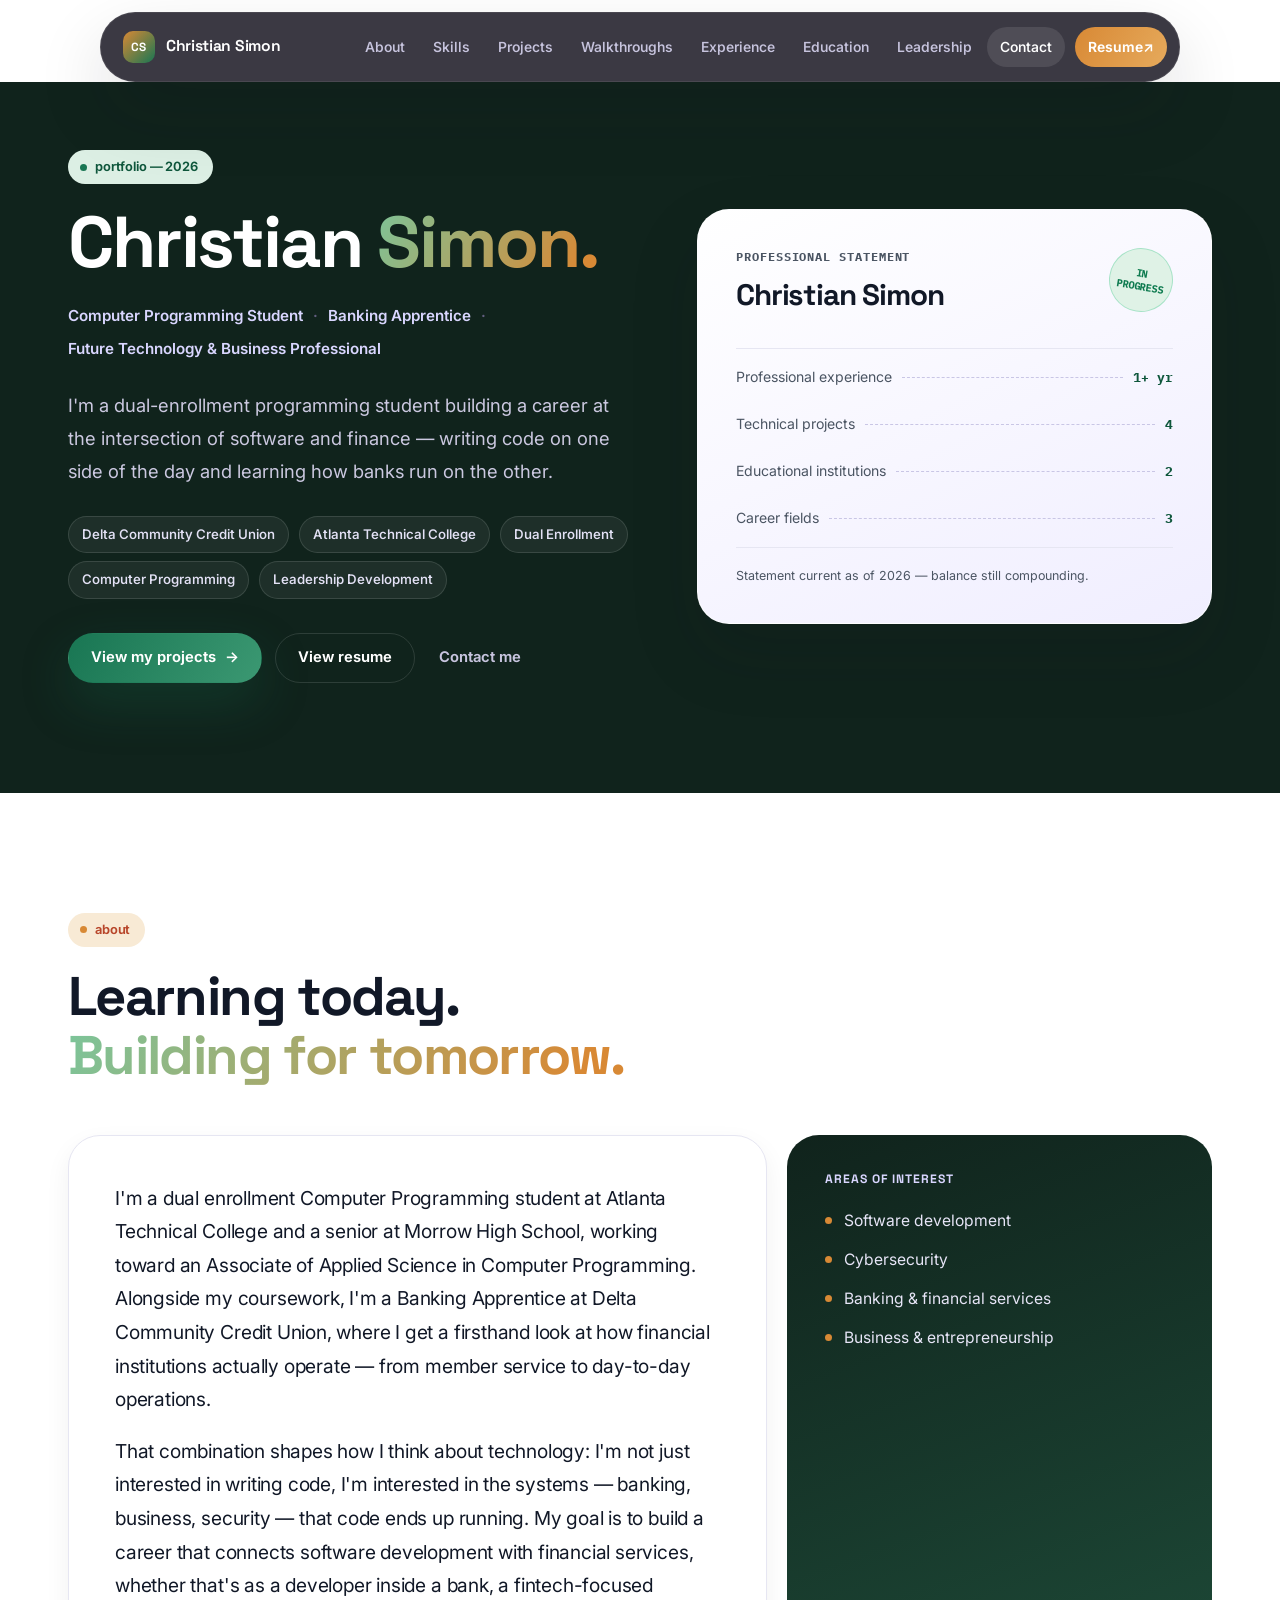
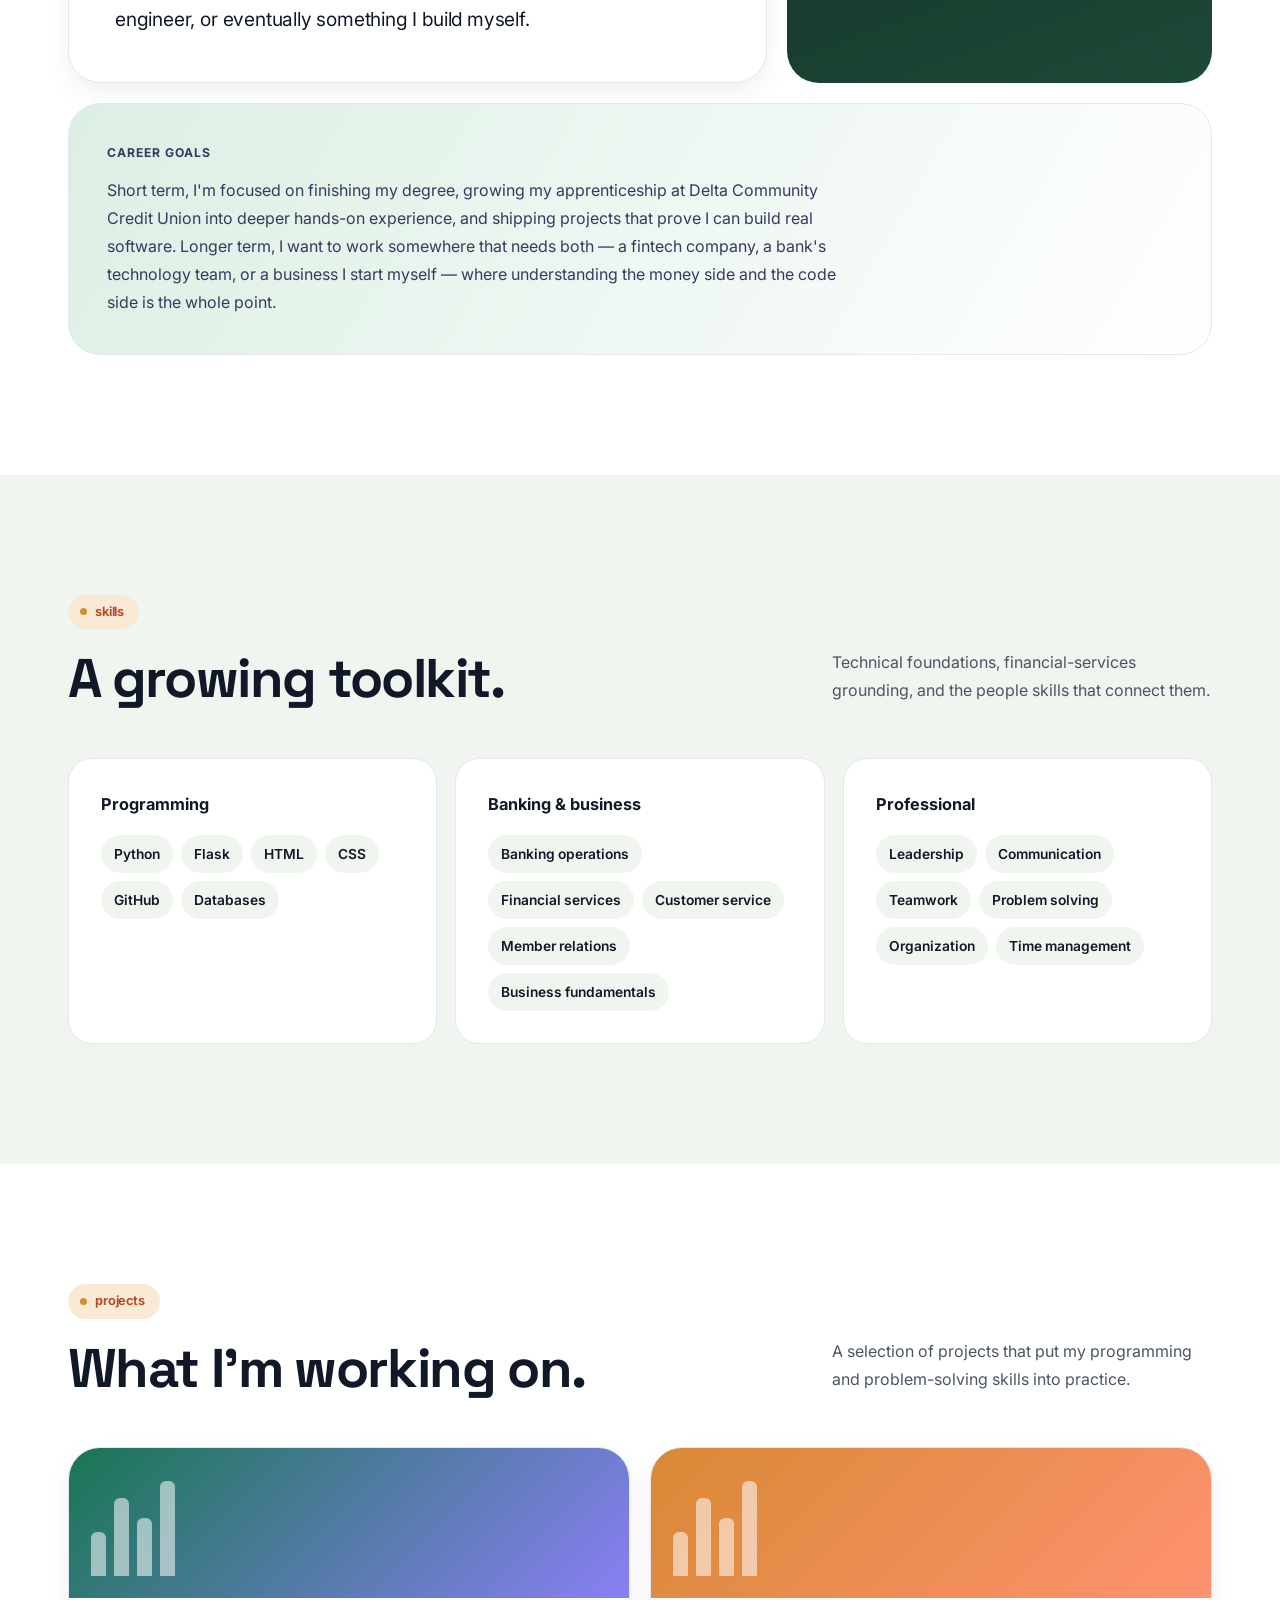
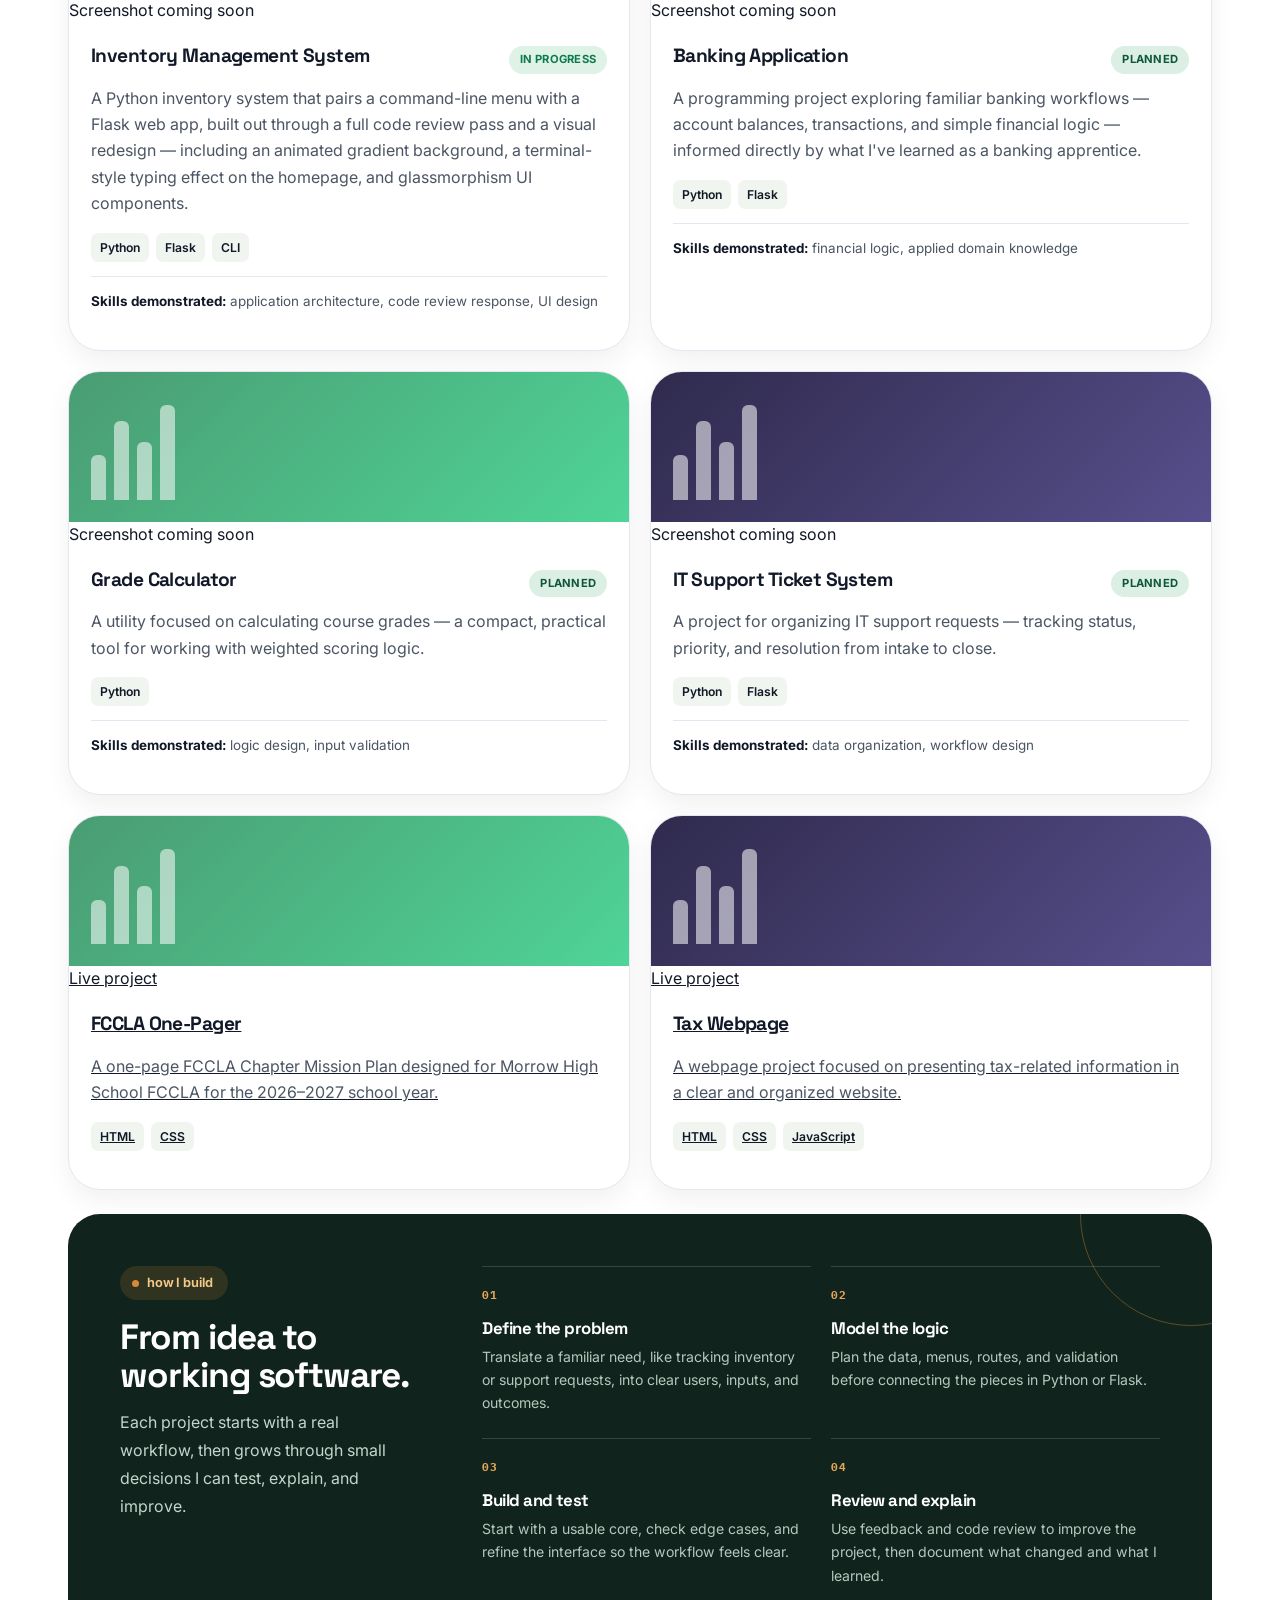
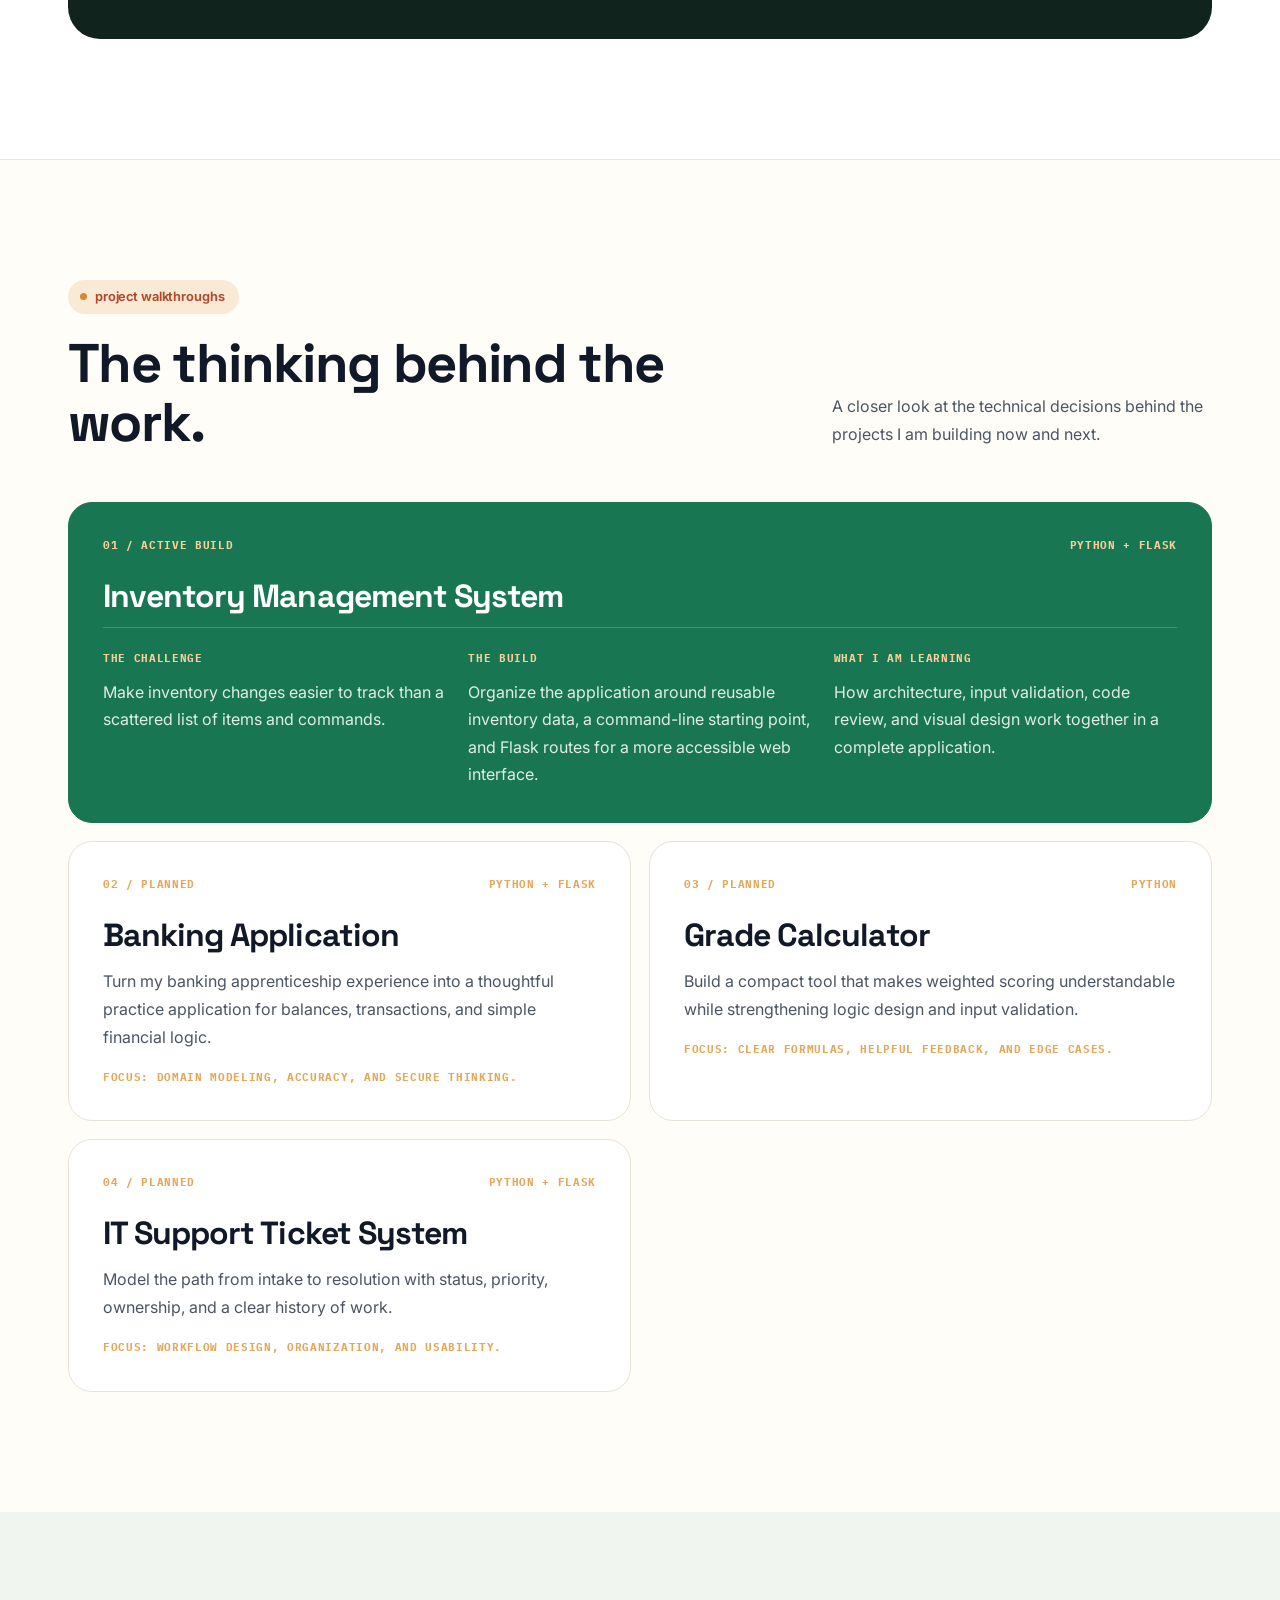
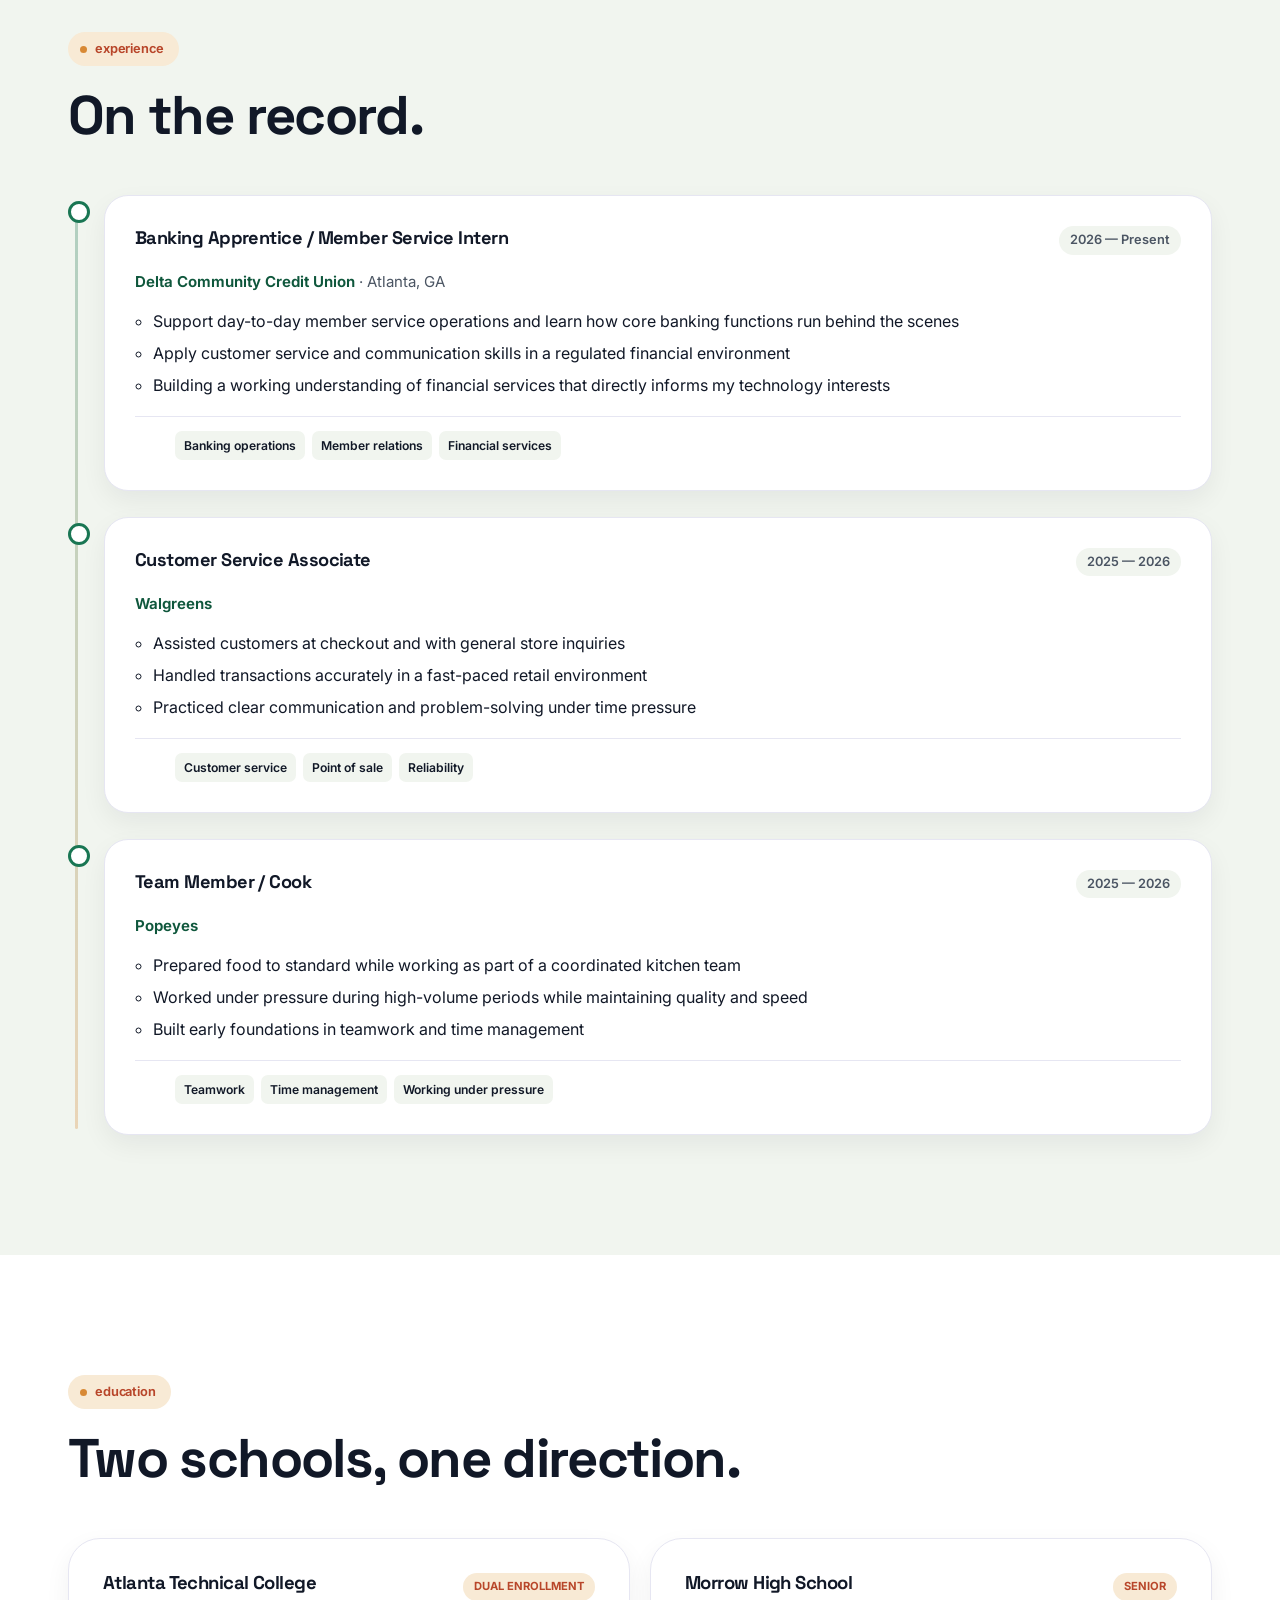
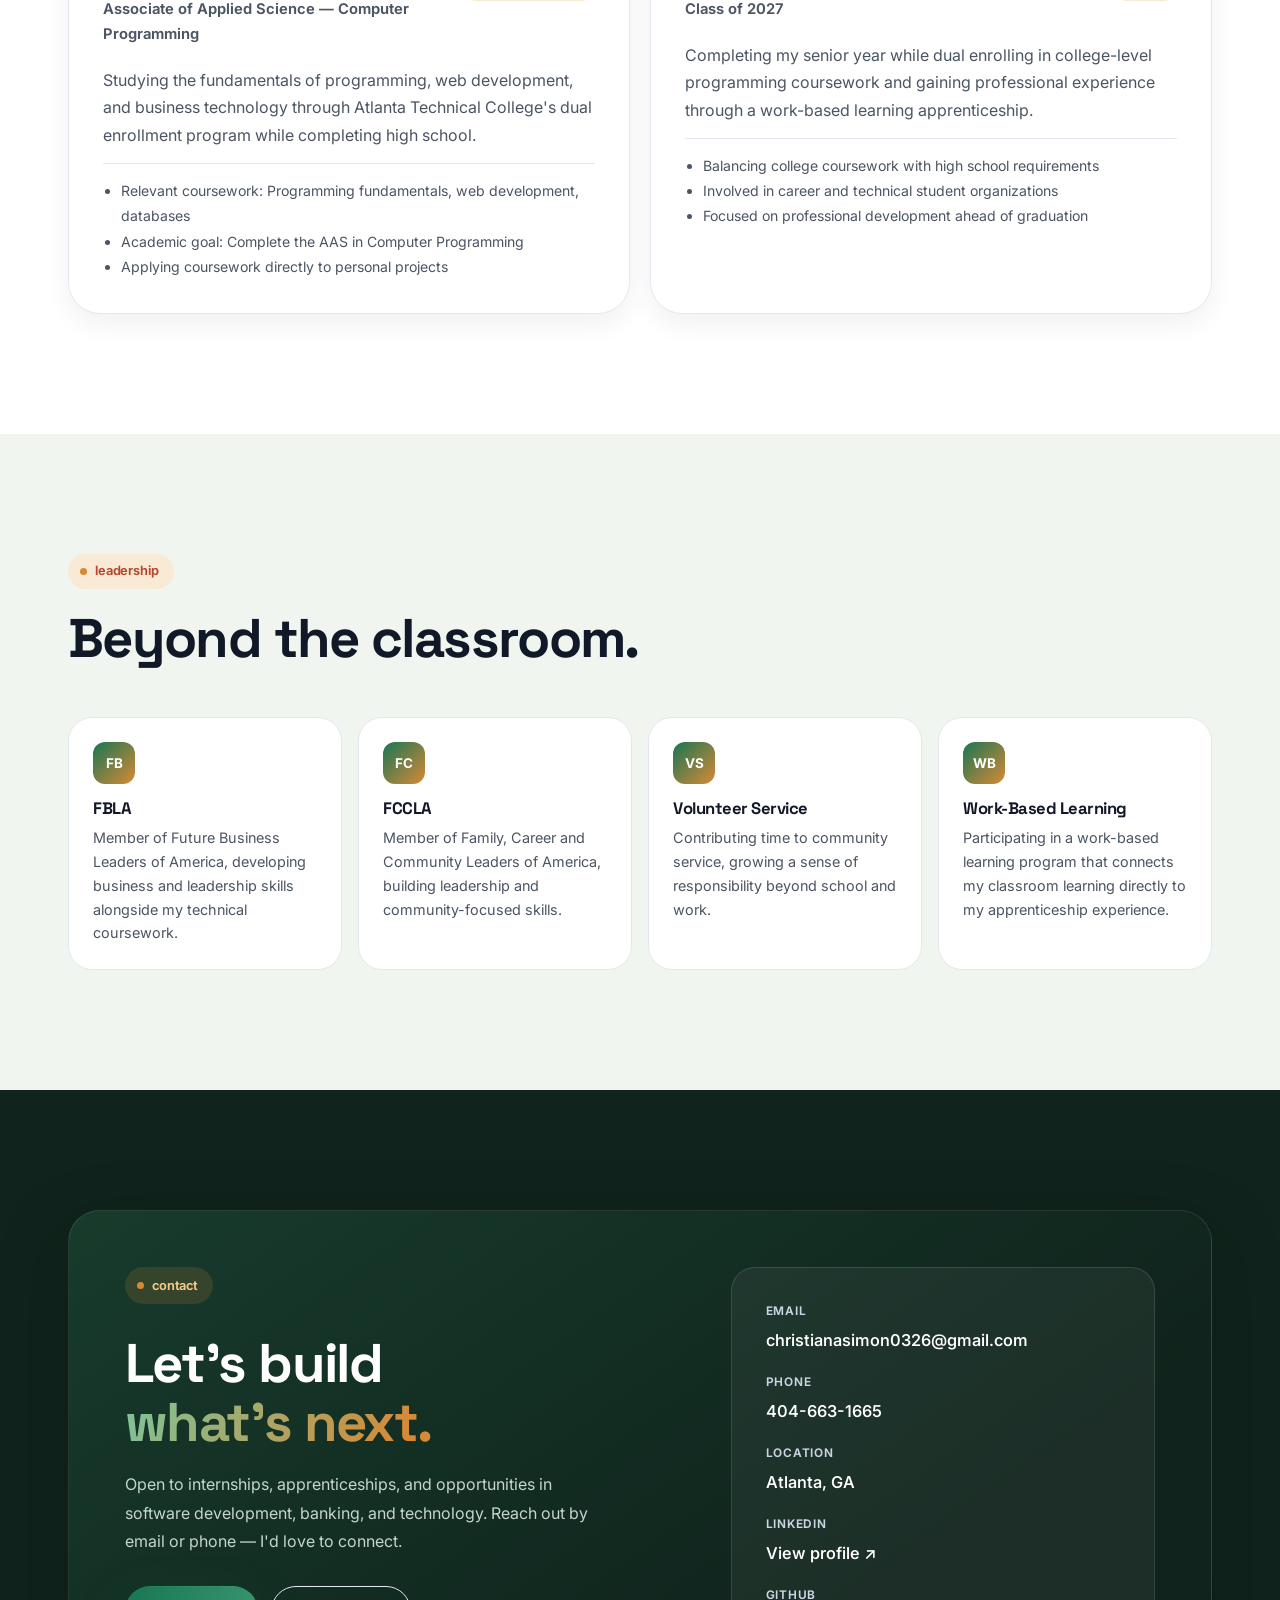
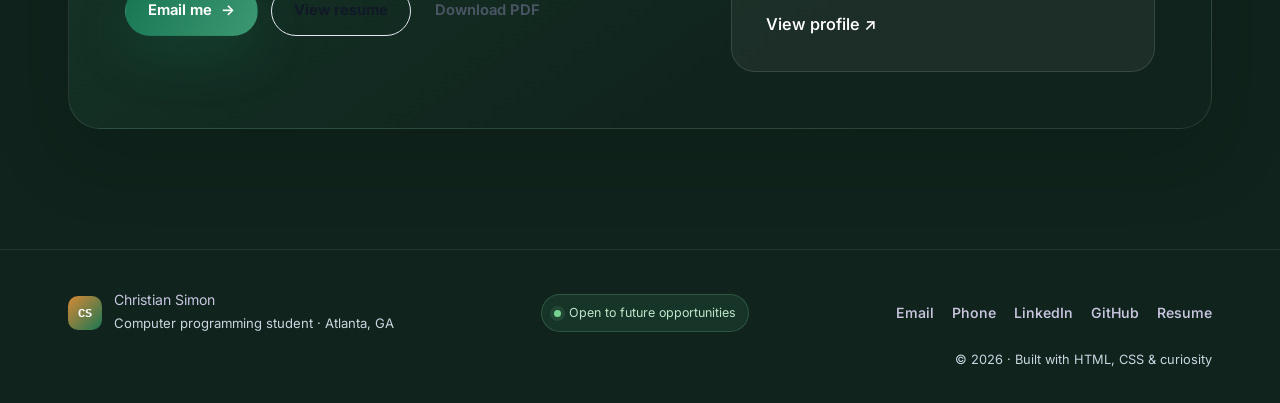
<file: index.html>
<!DOCTYPE html>
<html lang="en">

<head>
    <meta charset="UTF-8">
    <meta name="viewport" content="width=device-width, initial-scale=1.0">
    <meta name="description"
        content="The portfolio of Christian Simon — computer programming student, banking apprentice, and future technology & business professional.">
    <meta name="theme-color" content="#0f1b14">
    <title>Christian Simon | Portfolio</title>

    <link rel="preconnect" href="https://fonts.googleapis.com">
    <link rel="preconnect" href="https://fonts.gstatic.com" crossorigin>
    <link
        href="https://fonts.googleapis.com/css2?family=Space+Grotesk:wght@500;600;700&family=Inter:wght@400;500;600;700&family=IBM+Plex+Mono:wght@500;600;700&display=swap"
        rel="stylesheet">

    <link rel="stylesheet" href="style.css">
    <script src="script.js" defer></script>
</head>

<body>
    <a class="skip-link" href="#main-content">Skip to content</a>

    <nav class="site-nav" aria-label="Main navigation" id="site-nav">
        <div class="nav-inner">
            <a class="nav-brand" href="#home" aria-label="Christian Simon — home">
                <span class="brand-mark" aria-hidden="true">CS</span>
                <span>Christian Simon</span>
            </a>

            <button class="nav-toggle" type="button" aria-expanded="false" aria-controls="nav-links" id="nav-toggle"
                aria-label="Toggle menu">
                <span class="nav-toggle-bars" aria-hidden="true"></span>
            </button>

            <div class="nav-links" id="nav-links">
                <a href="#about">About</a>
                <a href="#skills">Skills</a>
                <a href="#projects">Projects</a>
                <a href="#build-notes">Walkthroughs</a>
                <a href="#experience">Experience</a>
                <a href="#education">Education</a>
                <a href="#leadership">Leadership</a>
                <a href="#contact">Contact</a>
                <a class="nav-resume-link" href="resume.html">Resume <span aria-hidden="true">↗</span></a>
            </div>
        </div>
    </nav>

    <header class="hero" id="home">
        <div class="page-shell hero-content">
            <div class="hero-copy">
                <p class="eyebrow">portfolio — 2026</p>
                <h1>Christian <span>Simon.</span></h1>

                <p class="hero-role-line">
                    <span>Computer Programming Student</span>
                    <span class="dot" aria-hidden="true">·</span>
                    <span>Banking Apprentice</span>
                    <span class="dot" aria-hidden="true">·</span>
                    <span>Future Technology &amp; Business Professional</span>
                </p>

                <p class="hero-description">
                    I'm a dual-enrollment programming student building a career at the intersection of
                    software and finance — writing code on one side of the day and learning how banks run
                    on the other.
                </p>

                <ul class="hero-highlights" aria-label="Professional highlights">
                    <li>Delta Community Credit Union</li>
                    <li>Atlanta Technical College</li>
                    <li>Dual Enrollment</li>
                    <li>Computer Programming</li>
                    <li>Leadership Development</li>
                </ul>

                <div class="hero-actions">
                    <a class="button button-primary" href="#projects">View my projects <span
                            aria-hidden="true">→</span></a>
                    <a class="button button-secondary" href="resume.html">View resume</a>
                    <a class="button button-quiet" href="#contact">Contact me</a>
                </div>
            </div>

            <div class="statement-card reveal" aria-label="Professional statement summary">
                <div class="statement-head">
                    <div>
                        <p class="statement-title">Professional statement</p>
                        <p class="statement-name">Christian Simon</p>
                    </div>
                    <span class="statement-stamp" aria-hidden="true">In<br>Progress</span>
                </div>

                <ul class="statement-rows">
                    <li class="statement-row">
                        <span class="statement-label">Professional experience</span>
                        <span class="statement-leader" aria-hidden="true"></span>
                        <span class="statement-value">1+ yr</span>
                    </li>
                    <li class="statement-row">
                        <span class="statement-label">Technical projects</span>
                        <span class="statement-leader" aria-hidden="true"></span>
                        <span class="statement-value">4</span>
                    </li>
                    <li class="statement-row">
                        <span class="statement-label">Educational institutions</span>
                        <span class="statement-leader" aria-hidden="true"></span>
                        <span class="statement-value">2</span>
                    </li>
                    <li class="statement-row">
                        <span class="statement-label">Career fields</span>
                        <span class="statement-leader" aria-hidden="true"></span>
                        <span class="statement-value">3</span>
                    </li>
                </ul>

                <p class="statement-foot">Statement current as of 2026 — balance still compounding.</p>
            </div>
        </div>
    </header>

    <main id="main-content">
        <section class="section" id="about" aria-labelledby="about-title">
            <div class="page-shell">
                <div class="section-heading reveal">
                    <p class="eyebrow eyebrow-dark">about</p>
                    <h2 id="about-title">Learning today.<br><span>Building for tomorrow.</span></h2>
                </div>

                <div class="about-grid">
                    <div class="about-copy surface-card reveal">
                        <p>
                            I'm a dual enrollment Computer Programming student at Atlanta Technical College
                            and a senior at Morrow High School, working toward an Associate of Applied
                            Science in Computer Programming. Alongside my coursework, I'm a Banking
                            Apprentice at Delta Community Credit Union, where I get a firsthand look at how
                            financial institutions actually operate — from member service to day-to-day
                            operations.
                        </p>
                        <p>
                            That combination shapes how I think about technology: I'm not just interested
                            in writing code, I'm interested in the systems — banking, business, security —
                            that code ends up running. My goal is to build a career that connects software
                            development with financial services, whether that's as a developer inside a
                            bank, a fintech-focused engineer, or eventually something I build myself.
                        </p>
                    </div>

                    <aside class="interest-card" aria-labelledby="interests-title">
                        <h3 class="card-label" id="interests-title">Areas of interest</h3>
                        <ul class="interest-list">
                            <li>Software development</li>
                            <li>Cybersecurity</li>
                            <li>Banking &amp; financial services</li>
                            <li>Business &amp; entrepreneurship</li>
                        </ul>
                    </aside>
                </div>

                <div class="about-goals reveal">
                    <p class="card-label" style="margin-bottom: 12px;">Career goals</p>
                    <p>
                        Short term, I'm focused on finishing my degree, growing my apprenticeship at Delta
                        Community Credit Union into deeper hands-on experience, and shipping projects that
                        prove I can build real software. Longer term, I want to work somewhere that needs
                        both — a fintech company, a bank's technology team, or a business I start myself —
                        where understanding the money side and the code side is the whole point.
                    </p>
                </div>
            </div>
        </section>

        <section class="section section-soft" id="skills" aria-labelledby="skills-title">
            <div class="page-shell">
                <div class="section-heading section-heading-row reveal">
                    <div>
                        <p class="eyebrow eyebrow-dark">skills</p>
                        <h2 id="skills-title">A growing toolkit.</h2>
                    </div>
                    <p class="section-intro">Technical foundations, financial-services grounding, and the
                        people skills that connect them.</p>
                </div>

                <div class="skills-groups">
                    <div class="skill-group reveal">
                        <p class="skill-group-label">Programming</p>
                        <ul class="skill-list" aria-label="Programming skills">
                            <li>Python</li>
                            <li>Flask</li>
                            <li>HTML</li>
                            <li>CSS</li>
                            <li>GitHub</li>
                            <li>Databases</li>
                        </ul>
                    </div>

                    <div class="skill-group skill-group-banking reveal">
                        <p class="skill-group-label">Banking &amp; business</p>
                        <ul class="skill-list" aria-label="Banking and business skills">
                            <li>Banking operations</li>
                            <li>Financial services</li>
                            <li>Customer service</li>
                            <li>Member relations</li>
                            <li>Business fundamentals</li>
                        </ul>
                    </div>

                    <div class="skill-group skill-group-professional reveal">
                        <p class="skill-group-label">Professional</p>
                        <ul class="skill-list" aria-label="Professional skills">
                            <li>Leadership</li>
                            <li>Communication</li>
                            <li>Teamwork</li>
                            <li>Problem solving</li>
                            <li>Organization</li>
                            <li>Time management</li>
                        </ul>
                    </div>
                </div>
            </div>
        </section>

        <section class="section" id="projects" aria-labelledby="projects-title">
            <div class="page-shell">
                <div class="section-heading section-heading-row reveal">
                    <div>
                        <p class="eyebrow eyebrow-dark">projects</p>
                        <h2 id="projects-title">What I'm working on.</h2>
                    </div>
                    <p class="section-intro">A selection of projects that put my programming and
                        problem-solving skills into practice.</p>
                </div>

                <div class="project-grid">
                    <article class="project-card reveal">
                        <figure class="project-visual">
                            <div class="project-preview preview-inventory" aria-hidden="true">
                                <span></span><span></span><span></span><span></span>
                            </div>
                            <figcaption>Screenshot coming soon</figcaption>
                        </figure>
                        <div class="project-content">
                            <div class="project-content-head">
                                <h3>Inventory Management System</h3>
                                <span class="status-badge status-in-progress">In progress</span>
                            </div>
                            <p class="project-description">
                                A Python inventory system that pairs a command-line menu with a Flask web
                                app, built out through a full code review pass and a visual redesign —
                                including an animated gradient background, a terminal-style typing effect
                                on the homepage, and glassmorphism UI components.
                            </p>
                            <ul class="project-tags" aria-label="Technologies used">
                                <li>Python</li>
                                <li>Flask</li>
                                <li>CLI</li>
                            </ul>
                            <p class="project-skills"><strong>Skills demonstrated:</strong> application
                                architecture, code review response, UI design</p>
                        </div>
                    </article>

                    <article class="project-card reveal">
                        <figure class="project-visual">
                            <div class="project-preview preview-banking" aria-hidden="true">
                                <span></span><span></span><span></span><span></span>
                            </div>
                            <figcaption>Screenshot coming soon</figcaption>
                        </figure>
                        <div class="project-content">
                            <div class="project-content-head">
                                <h3>Banking Application</h3>
                                <span class="status-badge status-planned">Planned</span>
                            </div>
                            <p class="project-description">
                                A programming project exploring familiar banking workflows — account
                                balances, transactions, and simple financial logic — informed directly by
                                what I've learned as a banking apprentice.
                            </p>
                            <ul class="project-tags" aria-label="Technologies used">
                                <li>Python</li>
                                <li>Flask</li>
                            </ul>
                            <p class="project-skills"><strong>Skills demonstrated:</strong> financial logic,
                                applied domain knowledge</p>
                        </div>
                    </article>

                    <article class="project-card reveal">
                        <figure class="project-visual">
                            <div class="project-preview preview-grades" aria-hidden="true">
                                <span></span><span></span><span></span><span></span>
                            </div>
                            <figcaption>Screenshot coming soon</figcaption>
                        </figure>
                        <div class="project-content">
                            <div class="project-content-head">
                                <h3>Grade Calculator</h3>
                                <span class="status-badge status-planned">Planned</span>
                            </div>
                            <p class="project-description">
                                A utility focused on calculating course grades — a compact, practical tool
                                for working with weighted scoring logic.
                            </p>
                            <ul class="project-tags" aria-label="Technologies used">
                                <li>Python</li>
                            </ul>
                            <p class="project-skills"><strong>Skills demonstrated:</strong> logic design,
                                input validation</p>
                        </div>
                    </article>

                    <article class="project-card reveal">
                        <figure class="project-visual">
                            <div class="project-preview preview-support" aria-hidden="true">
                                <span></span><span></span><span></span><span></span>
                            </div>
                            <figcaption>Screenshot coming soon</figcaption>
                        </figure>
                        <div class="project-content">
                            <div class="project-content-head">
                                <h3>IT Support Ticket System</h3>
                                <span class="status-badge status-planned">Planned</span>
                            </div>
                            <p class="project-description">
                                A project for organizing IT support requests — tracking status, priority,
                                and resolution from intake to close.
                            </p>
                            <ul class="project-tags" aria-label="Technologies used">
                                <li>Python</li>
                                <li>Flask</li>
                            </ul>
                            <p class="project-skills"><strong>Skills demonstrated:</strong> data
                                organization, workflow design</p>
                        </div>
                    </article>

                    <a class="project-card reveal" href="https://christiansimon0326-beep.github.io/FCCLA-ONE-PAGER/"
                        target="_blank" rel="noopener noreferrer">
                        <figure class="project-visual">
                            <div class="project-preview preview-grades" aria-hidden="true">
                                <span></span><span></span><span></span><span></span>
                            </div>
                            <figcaption>Live project</figcaption>
                        </figure>
                        <div class="project-content">
                            <div class="project-content-head">
                                <h3>FCCLA One-Pager</h3>
                            </div>
                            <p class="project-description">
                                A one-page FCCLA Chapter Mission Plan designed for Morrow High School FCCLA
                                for the 2026–2027 school year.
                            </p>
                            <ul class="project-tags" aria-label="Technologies used">
                                <li>HTML</li>
                                <li>CSS</li>
                            </ul>
                        </div>
                    </a>

                    <a class="project-card reveal" href="https://christiansimon0326-beep.github.io/Tax-webpage/"
                        target="_blank" rel="noopener noreferrer">
                        <figure class="project-visual">
                            <div class="project-preview preview-support" aria-hidden="true">
                                <span></span><span></span><span></span><span></span>
                            </div>
                            <figcaption>Live project</figcaption>
                        </figure>
                        <div class="project-content">
                            <div class="project-content-head">
                                <h3>Tax Webpage</h3>
                            </div>
                            <p class="project-description">
                                A webpage project focused on presenting tax-related information in a clear
                                and organized website.
                            </p>
                            <ul class="project-tags" aria-label="Technologies used">
                                <li>HTML</li>
                                <li>CSS</li>
                                <li>JavaScript</li>
                            </ul>
                        </div>
                    </a>
                </div>

                <div class="project-process reveal" aria-labelledby="project-process-title">
                    <div class="project-process-intro">
                        <p class="eyebrow eyebrow-dark">how I build</p>
                        <h3 id="project-process-title">From idea to working software.</h3>
                        <p>Each project starts with a real workflow, then grows through small decisions I can test,
                            explain, and improve.</p>
                    </div>
                    <ol class="process-steps">
                        <li>
                            <span class="process-number">01</span>
                            <h4>Define the problem</h4>
                            <p>Translate a familiar need, like tracking inventory or support requests, into clear users,
                                inputs, and outcomes.</p>
                        </li>
                        <li>
                            <span class="process-number">02</span>
                            <h4>Model the logic</h4>
                            <p>Plan the data, menus, routes, and validation before connecting the pieces in Python or
                                Flask.</p>
                        </li>
                        <li>
                            <span class="process-number">03</span>
                            <h4>Build and test</h4>
                            <p>Start with a usable core, check edge cases, and refine the interface so the workflow
                                feels clear.</p>
                        </li>
                        <li>
                            <span class="process-number">04</span>
                            <h4>Review and explain</h4>
                            <p>Use feedback and code review to improve the project, then document what changed and what
                                I learned.</p>
                        </li>
                    </ol>
                </div>
            </div>
        </section>

        <section class="section build-notes-section" id="build-notes" aria-labelledby="build-notes-title">
            <div class="page-shell">
                <div class="section-heading section-heading-row reveal">
                    <div>
                        <p class="eyebrow eyebrow-dark">project walkthroughs</p>
                        <h2 id="build-notes-title">The thinking behind the work.</h2>
                    </div>
                    <p class="section-intro">A closer look at the technical decisions behind the projects I am building
                        now and next.</p>
                </div>

                <div class="build-notes-grid">
                    <article class="build-note build-note-featured reveal">
                        <div class="build-note-topline"><span>01 / active build</span><span>Python + Flask</span></div>
                        <h3>Inventory Management System</h3>
                        <div class="build-note-columns">
                            <div>
                                <p class="build-note-label">The challenge</p>
                                <p>Make inventory changes easier to track than a scattered list of items and commands.
                                </p>
                            </div>
                            <div>
                                <p class="build-note-label">The build</p>
                                <p>Organize the application around reusable inventory data, a command-line starting
                                    point, and Flask routes for a more accessible web interface.</p>
                            </div>
                            <div>
                                <p class="build-note-label">What I am learning</p>
                                <p>How architecture, input validation, code review, and visual design work together in a
                                    complete application.</p>
                            </div>
                        </div>
                    </article>

                    <article class="build-note reveal">
                        <div class="build-note-topline"><span>02 / planned</span><span>Python + Flask</span></div>
                        <h3>Banking Application</h3>
                        <p>Turn my banking apprenticeship experience into a thoughtful practice application for
                            balances, transactions, and simple financial logic.</p>
                        <p class="build-note-label">Focus: domain modeling, accuracy, and secure thinking.</p>
                    </article>

                    <article class="build-note reveal">
                        <div class="build-note-topline"><span>03 / planned</span><span>Python</span></div>
                        <h3>Grade Calculator</h3>
                        <p>Build a compact tool that makes weighted scoring understandable while strengthening logic
                            design and input validation.</p>
                        <p class="build-note-label">Focus: clear formulas, helpful feedback, and edge cases.</p>
                    </article>

                    <article class="build-note reveal">
                        <div class="build-note-topline"><span>04 / planned</span><span>Python + Flask</span></div>
                        <h3>IT Support Ticket System</h3>
                        <p>Model the path from intake to resolution with status, priority, ownership, and a clear
                            history of work.</p>
                        <p class="build-note-label">Focus: workflow design, organization, and usability.</p>
                    </article>
                </div>
            </div>
        </section>

        <section class="section section-soft" id="experience" aria-labelledby="experience-title">
            <div class="page-shell">
                <div class="section-heading reveal">
                    <p class="eyebrow eyebrow-dark">experience</p>
                    <h2 id="experience-title">On the record.</h2>
                </div>

                <ol class="timeline">
                    <li class="timeline-item">
                        <div class="timeline-card reveal">
                            <div class="timeline-card-head">
                                <h3>Banking Apprentice / Member Service Intern</h3>
                                <span class="timeline-dates">2026 — Present</span>
                            </div>
                            <p class="timeline-role"><span class="timeline-org">Delta Community Credit
                                    Union</span> · Atlanta, GA</p>
                            <ul class="timeline-list">
                                <li>Support day-to-day member service operations and learn how core banking
                                    functions run behind the scenes</li>
                                <li>Apply customer service and communication skills in a regulated financial
                                    environment</li>
                                <li>Building a working understanding of financial services that directly
                                    informs my technology interests</li>
                            </ul>
                            <ul class="timeline-skills" aria-label="Skills gained">
                                <li>Banking operations</li>
                                <li>Member relations</li>
                                <li>Financial services</li>
                            </ul>
                        </div>
                    </li>

                    <li class="timeline-item">
                        <div class="timeline-card reveal">
                            <div class="timeline-card-head">
                                <h3>Customer Service Associate</h3>
                                <span class="timeline-dates">2025 — 2026</span>
                            </div>
                            <p class="timeline-role"><span class="timeline-org">Walgreens</span></p>
                            <ul class="timeline-list">
                                <li>Assisted customers at checkout and with general store inquiries</li>
                                <li>Handled transactions accurately in a fast-paced retail environment</li>
                                <li>Practiced clear communication and problem-solving under time pressure</li>
                            </ul>
                            <ul class="timeline-skills" aria-label="Skills gained">
                                <li>Customer service</li>
                                <li>Point of sale</li>
                                <li>Reliability</li>
                            </ul>
                        </div>
                    </li>

                    <li class="timeline-item">
                        <div class="timeline-card reveal">
                            <div class="timeline-card-head">
                                <h3>Team Member / Cook</h3>
                                <span class="timeline-dates">2025 — 2026</span>
                            </div>
                            <p class="timeline-role"><span class="timeline-org">Popeyes</span></p>
                            <ul class="timeline-list">
                                <li>Prepared food to standard while working as part of a coordinated kitchen
                                    team</li>
                                <li>Worked under pressure during high-volume periods while maintaining
                                    quality and speed</li>
                                <li>Built early foundations in teamwork and time management</li>
                            </ul>
                            <ul class="timeline-skills" aria-label="Skills gained">
                                <li>Teamwork</li>
                                <li>Time management</li>
                                <li>Working under pressure</li>
                            </ul>
                        </div>
                    </li>
                </ol>
            </div>
        </section>

        <section class="section" id="education" aria-labelledby="education-title">
            <div class="page-shell">
                <div class="section-heading reveal">
                    <p class="eyebrow eyebrow-dark">education</p>
                    <h2 id="education-title">Two schools, one direction.</h2>
                </div>

                <div class="education-grid">
                    <div class="education-card reveal">
                        <div class="education-card-head">
                            <div>
                                <h3>Atlanta Technical College</h3>
                                <p class="education-program">Associate of Applied Science — Computer
                                    Programming</p>
                            </div>
                            <span class="education-tag">Dual enrollment</span>
                        </div>
                        <p>
                            Studying the fundamentals of programming, web development, and business
                            technology through Atlanta Technical College's dual enrollment program while
                            completing high school.
                        </p>
                        <ul class="education-list">
                            <li>Relevant coursework: Programming fundamentals, web development, databases</li>
                            <li>Academic goal: Complete the AAS in Computer Programming</li>
                            <li>Applying coursework directly to personal projects</li>
                        </ul>
                    </div>

                    <div class="education-card reveal">
                        <div class="education-card-head">
                            <div>
                                <h3>Morrow High School</h3>
                                <p class="education-program">Class of 2027</p>
                            </div>
                            <span class="education-tag">Senior</span>
                        </div>
                        <p>
                            Completing my senior year while dual enrolling in college-level programming
                            coursework and gaining professional experience through a work-based learning
                            apprenticeship.
                        </p>
                        <ul class="education-list">
                            <li>Balancing college coursework with high school requirements</li>
                            <li>Involved in career and technical student organizations</li>
                            <li>Focused on professional development ahead of graduation</li>
                        </ul>
                    </div>
                </div>
            </div>
        </section>

        <section class="section section-soft" id="leadership" aria-labelledby="leadership-title">
            <div class="page-shell">
                <div class="section-heading reveal">
                    <p class="eyebrow eyebrow-dark">leadership</p>
                    <h2 id="leadership-title">Beyond the classroom.</h2>
                </div>

                <div class="leadership-grid">
                    <div class="leadership-card reveal">
                        <span class="leadership-icon" aria-hidden="true">FB</span>
                        <h3>FBLA</h3>
                        <p>Member of Future Business Leaders of America, developing business and leadership
                            skills alongside my technical coursework.</p>
                    </div>

                    <div class="leadership-card reveal">
                        <span class="leadership-icon" aria-hidden="true">FC</span>
                        <h3>FCCLA</h3>
                        <p>Member of Family, Career and Community Leaders of America, building leadership
                            and community-focused skills.</p>
                    </div>

                    <div class="leadership-card reveal">
                        <span class="leadership-icon" aria-hidden="true">VS</span>
                        <h3>Volunteer Service</h3>
                        <p>Contributing time to community service, growing a sense of responsibility beyond
                            school and work.</p>
                    </div>

                    <div class="leadership-card reveal">
                        <span class="leadership-icon" aria-hidden="true">WB</span>
                        <h3>Work-Based Learning</h3>
                        <p>Participating in a work-based learning program that connects my classroom
                            learning directly to my apprenticeship experience.</p>
                    </div>
                </div>
            </div>
        </section>

        <section class="section contact-section" id="contact" aria-labelledby="contact-title">
            <div class="page-shell">
                <div class="contact-panel">
                    <div class="contact-copy reveal">
                        <p class="eyebrow">contact</p>
                        <h2 id="contact-title">Let's build<br><span>what's next.</span></h2>
                        <p>Open to internships, apprenticeships, and opportunities in software development,
                            banking, and technology. Reach out by email or phone — I'd love to connect.</p>
                        <div class="contact-actions">
                            <a class="button button-primary" href="mailto:christianasimon0326@gmail.com">Email me <span
                                    aria-hidden="true">→</span></a>
                            <a class="button button-secondary" href="resume.html">View resume</a>
                            <a class="button button-quiet" href="documents/Christian_Simon_Resume 2.pdf"
                                download>Download
                                PDF</a>
                        </div>
                    </div>

                    <div class="contact-details reveal" aria-label="Contact information">
                        <div class="contact-detail">
                            <p class="contact-detail-label">Email</p>
                            <p class="contact-detail-value">
                                <a href="mailto:christianasimon0326@gmail.com">christianasimon0326@gmail.com</a>
                            </p>
                        </div>
                        <div class="contact-detail">
                            <p class="contact-detail-label">Phone</p>
                            <p class="contact-detail-value">
                                <a href="tel:+14046631665">404-663-1665</a>
                            </p>
                        </div>
                        <div class="contact-detail">
                            <p class="contact-detail-label">Location</p>
                            <p class="contact-detail-value">Atlanta, GA</p>
                        </div>
                        <div class="contact-detail">
                            <p class="contact-detail-label">LinkedIn</p>
                            <p class="contact-detail-value">
                                <a href="https://www.linkedin.com/in/" target="_blank" rel="noopener noreferrer">View
                                    profile <span aria-hidden="true">↗</span></a>
                            </p>
                        </div>
                        <div class="contact-detail">
                            <p class="contact-detail-label">GitHub</p>
                            <p class="contact-detail-value">
                                <a href="https://github.com/" target="_blank" rel="noopener noreferrer">View
                                    profile <span aria-hidden="true">↗</span></a>
                            </p>
                        </div>
                    </div>
                </div>
            </div>
        </section>
    </main>

    <footer class="site-footer">
        <div class="page-shell footer-content">
            <div class="footer-brand">
                <span class="footer-mark" aria-hidden="true">CS</span>
                <p>Christian Simon</p>
                <p class="footer-location">Computer programming student · Atlanta, GA</p>
            </div>

            <div class="footer-availability">
                <span class="availability-dot" aria-hidden="true"></span>
                <span>Open to future opportunities</span>
            </div>

            <nav class="footer-links" aria-label="Footer links">
                <a href="mailto:christianasimon0326@gmail.com">Email</a>
                <a href="tel:+14046631665">Phone</a>
                <a href="https://www.linkedin.com/in/" target="_blank" rel="noopener noreferrer">LinkedIn</a>
                <a href="https://github.com/" target="_blank" rel="noopener noreferrer">GitHub</a>
                <a href="resume.html">Resume</a>
            </nav>

            <p class="footer-meta"><span data-current-year></span> · Built with HTML, CSS &amp; curiosity</p>
        </div>
    </footer>

    <button class="back-to-top" id="back-to-top" type="button" aria-label="Back to top">↑</button>
</body>

</html>
</file>
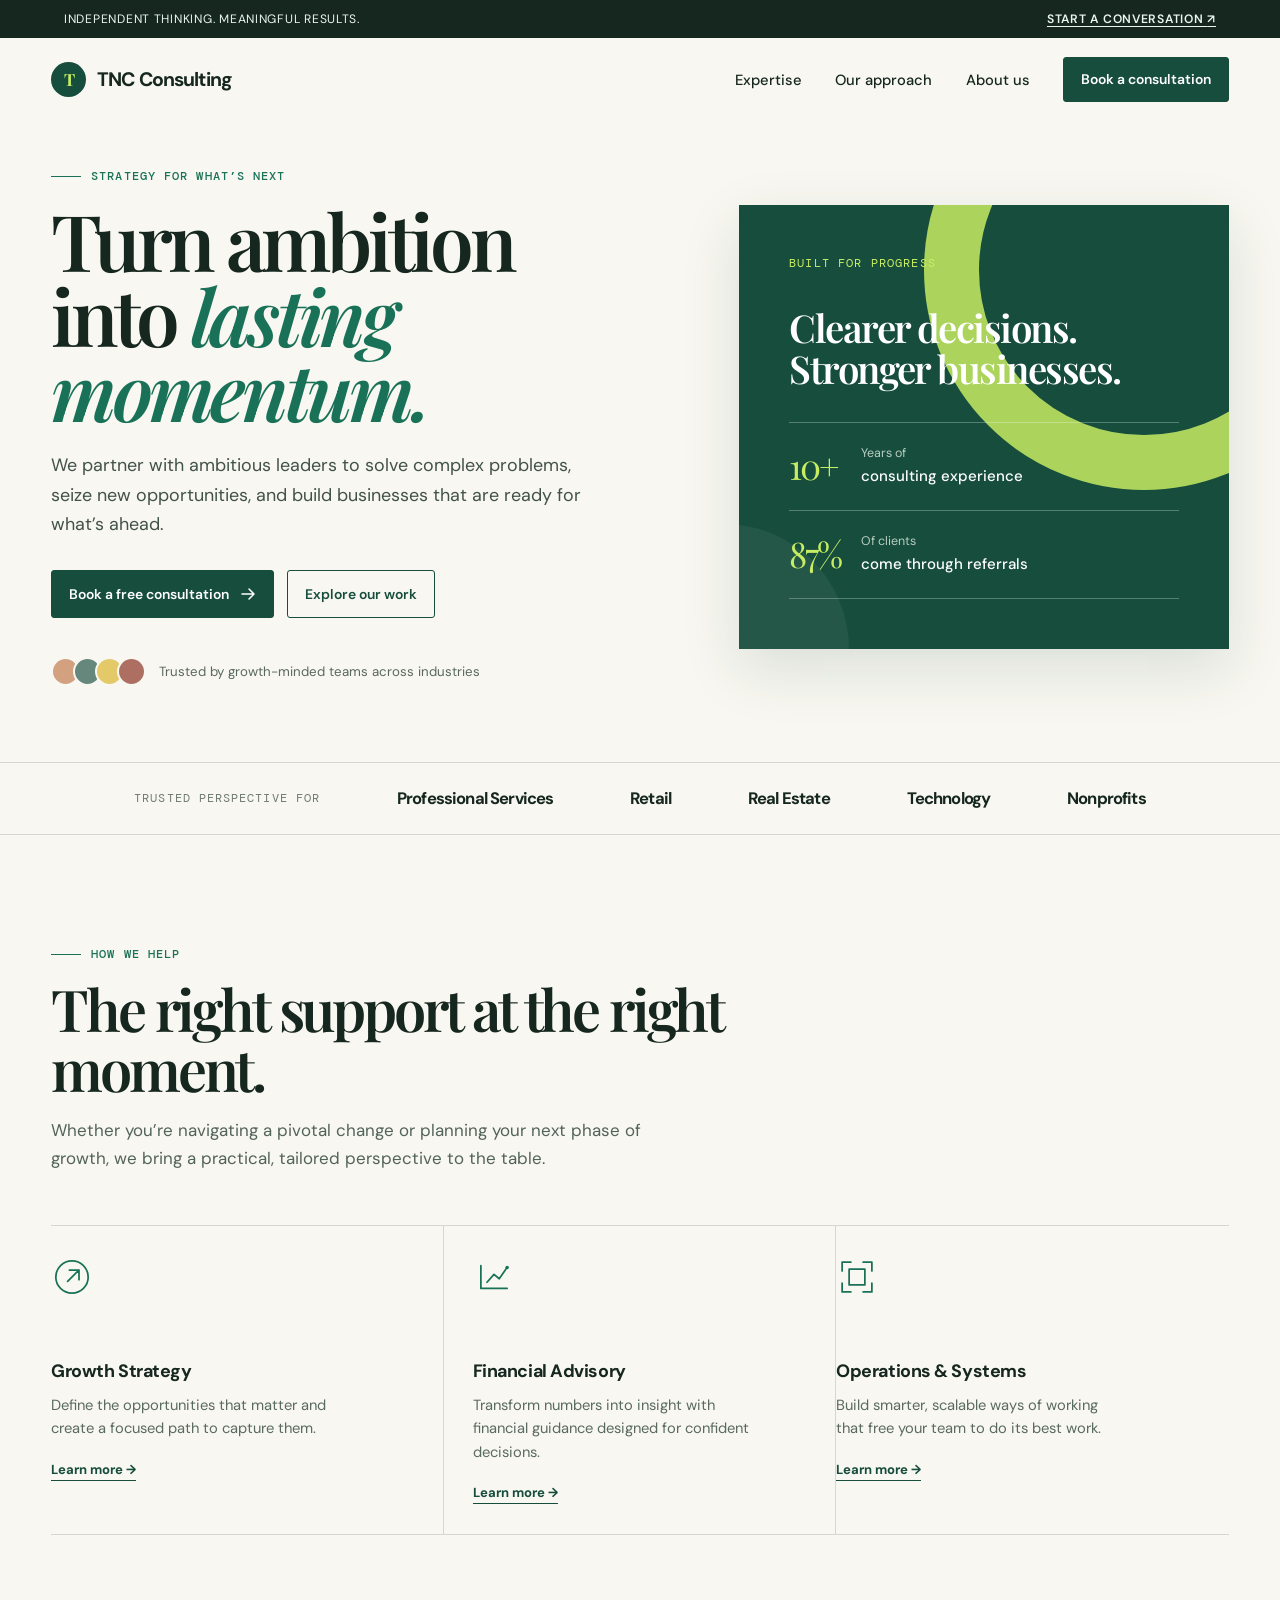
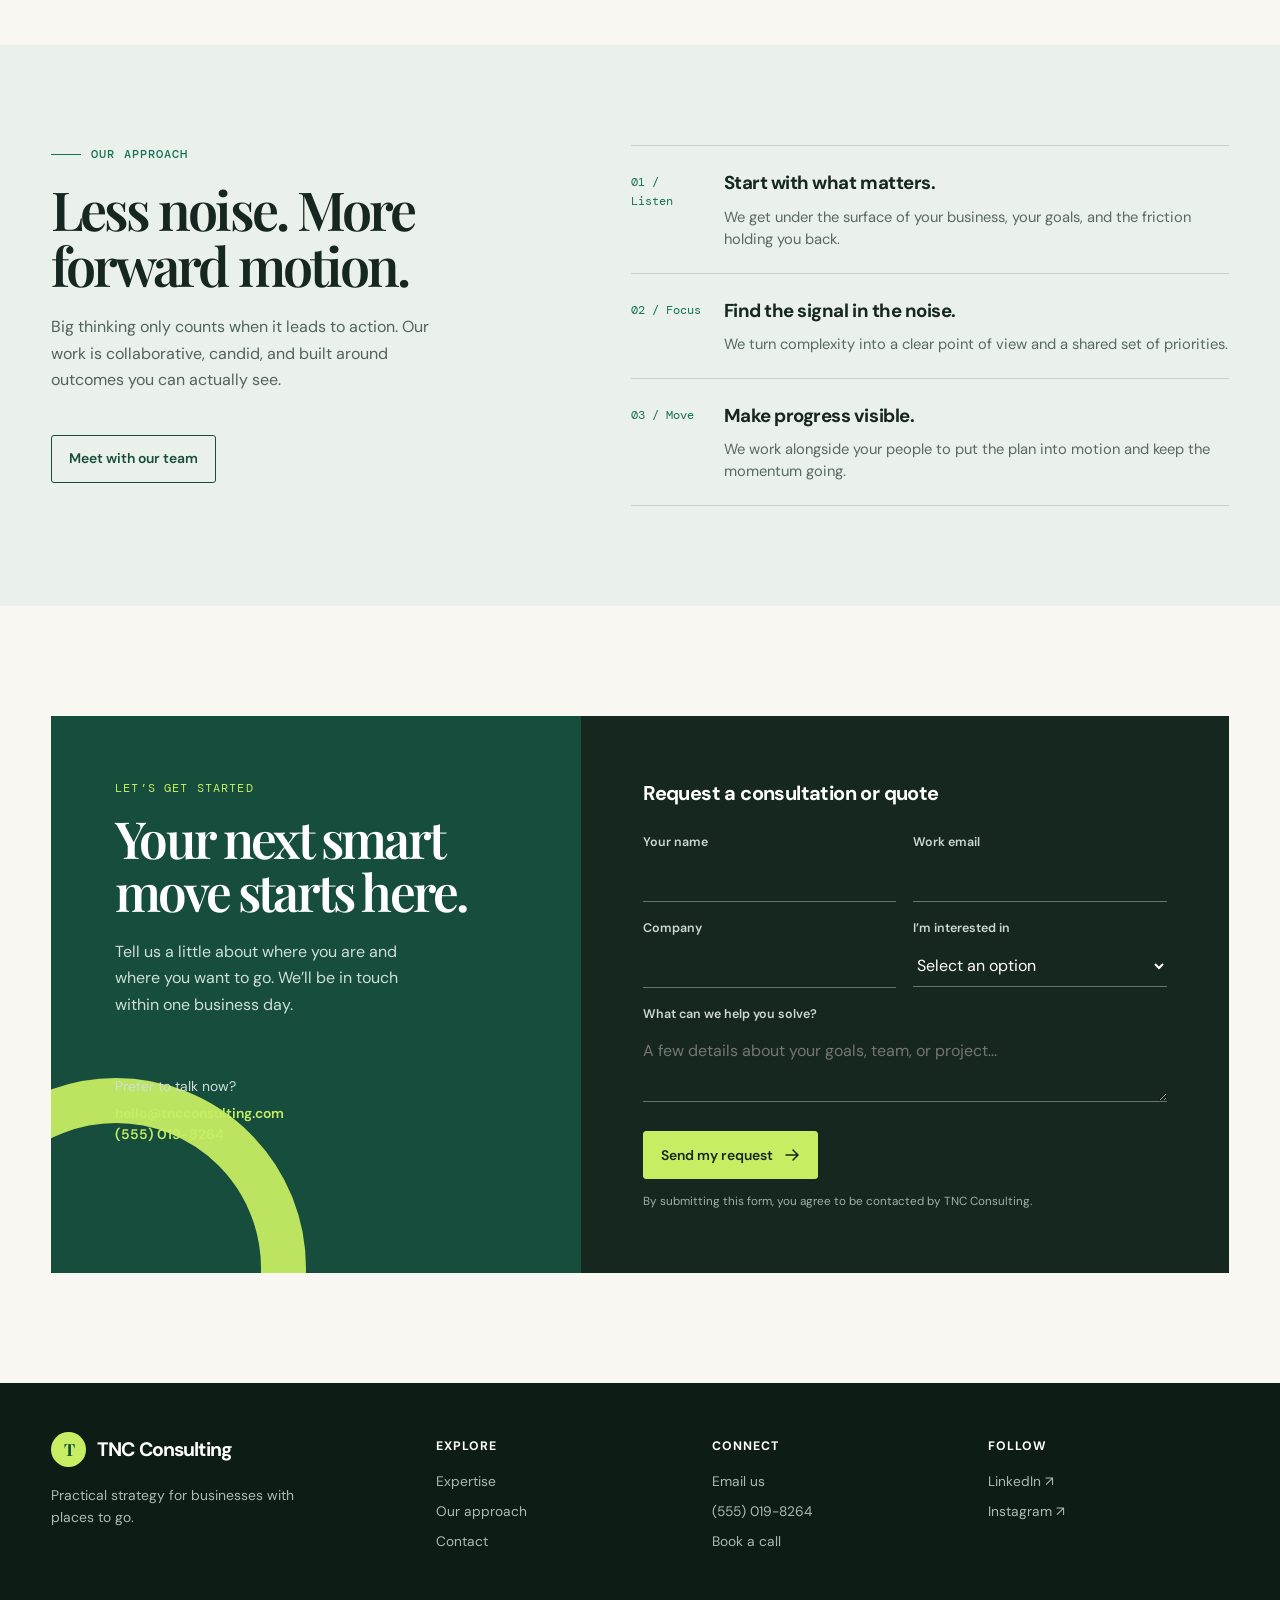
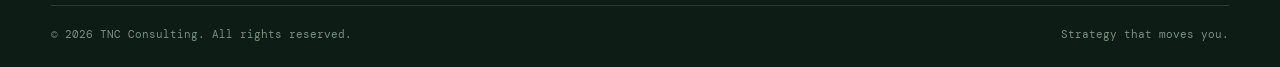
<file: projects/Tax-Website/index.html>
<!DOCTYPE html>
<html lang="en">
<head>
  <meta charset="UTF-8">
  <meta name="viewport" content="width=device-width, initial-scale=1.0">
  <meta name="description" content="TNC Consulting helps ambitious businesses build clarity, momentum, and lasting growth.">
  <title>TNC Consulting | Strategy for what’s next</title>
  <link rel="preconnect" href="https://fonts.googleapis.com">
  <link rel="preconnect" href="https://fonts.gstatic.com" crossorigin>
  <link href="https://fonts.googleapis.com/css2?family=DM+Mono:wght@400;500&family=DM+Sans:opsz,wght@9..40,400;9..40,500;9..40,600;9..40,700&family=Playfair+Display:ital,wght@0,600;0,700;1,600&display=swap" rel="stylesheet">
  <style>
    :root {
      --ink: #16271f;
      --forest: #164d3d;
      --green: #197258;
      --lime: #c7ed63;
      --mist: #eaf0ea;
      --cream: #f8f7f1;
      --white: #ffffff;
      --line: rgba(22, 39, 31, .15);
      --shadow: 0 20px 55px rgba(20, 64, 49, .13);
    }

    * { box-sizing: border-box; }
    html { scroll-behavior: smooth; }
    body {
      margin: 0;
      font-family: "DM Sans", sans-serif;
      color: var(--ink);
      background: var(--cream);
      line-height: 1.5;
    }
    a { color: inherit; text-decoration: none; }
    button, input, select, textarea { font: inherit; }
    button { cursor: pointer; }

    .topbar {
      background: var(--ink);
      color: #ebf6ed;
      padding: 10px 5vw;
      display: flex;
      align-items: center;
      justify-content: space-between;
      font-size: .76rem;
      letter-spacing: .06em;
      text-transform: uppercase;
    }
    .topbar p { margin: 0; }
    .topbar a { font-weight: 600; text-decoration: underline; text-underline-offset: 3px; }
    header {
      max-width: 1320px;
      margin: 0 auto;
      height: 83px;
      padding: 0 4vw;
      display: flex;
      align-items: center;
      justify-content: space-between;
      position: relative;
      z-index: 5;
    }
    .brand { display: flex; align-items: center; gap: 11px; font-weight: 700; letter-spacing: -.045em; font-size: 1.22rem; }
    .brand-mark {
      width: 35px; height: 35px; border-radius: 50%; display: grid; place-items: center;
      background: var(--forest); color: var(--lime); font-family: "Playfair Display", serif; font-size: 1.05rem;
    }
    nav { display: flex; align-items: center; gap: clamp(18px, 2.6vw, 42px); font-size: .92rem; font-weight: 500; }
    nav a:not(.nav-cta) { position: relative; }
    nav a:not(.nav-cta)::after { content: ""; width: 0; height: 1px; background: var(--forest); position: absolute; left: 0; bottom: -5px; transition: width .25s; }
    nav a:not(.nav-cta):hover::after { width: 100%; }
    .nav-cta, .button {
      background: var(--forest); color: var(--white); border: 1px solid var(--forest); border-radius: 3px;
      padding: 11px 17px; font-size: .87rem; font-weight: 600; transition: .22s ease;
    }
    .nav-cta:hover, .button:hover { background: var(--green); border-color: var(--green); transform: translateY(-2px); }
    .menu-button { display: none; background: none; border: 0; font-size: 1.45rem; color: var(--ink); }

    .hero { max-width: 1320px; margin: 0 auto; padding: 46px 4vw 76px; display: grid; grid-template-columns: 1.1fr .9fr; gap: clamp(40px, 7vw, 120px); align-items: center; min-height: 590px; }
    .eyebrow { color: var(--green); font-family: "DM Mono", monospace; font-size: .76rem; letter-spacing: .09em; font-weight: 500; text-transform: uppercase; display: flex; align-items: center; gap: 10px; }
    .eyebrow::before { content: ""; display: inline-block; height: 1px; width: 30px; background: currentColor; }
    h1, h2, h3, p { margin-top: 0; }
    h1 { max-width: 690px; margin: 18px 0 23px; font-family: "Playfair Display", serif; letter-spacing: -.055em; font-size: clamp(3.4rem, 6.1vw, 6.15rem); font-weight: 600; line-height: .96; }
    h1 em { color: var(--green); font-weight: 600; }
    .hero-copy > p { color: #415249; max-width: 550px; font-size: 1.12rem; line-height: 1.65; }
    .hero-actions { display: flex; flex-wrap: wrap; gap: 13px; margin-top: 30px; }
    .button { display: inline-flex; align-items: center; justify-content: center; gap: 11px; min-height: 48px; }
    .button svg { transition: transform .2s; }
    .button:hover svg { transform: translateX(4px); }
    .button-outline { background: transparent; color: var(--forest); border-color: var(--forest); }
    .button-outline:hover { background: var(--forest); color: var(--white); }
    .hero-proof { display: flex; align-items: center; gap: 13px; margin-top: 39px; color: #59695f; font-size: .83rem; }
    .face-stack { display: flex; }
    .face { width: 29px; height: 29px; border-radius: 50%; border: 2px solid var(--cream); margin-left: -7px; background-size: cover; background-position: center; }
    .face:first-child { margin-left: 0; }
    .face:nth-child(1) { background: #d3a080; }
    .face:nth-child(2) { background: #66877b; }
    .face:nth-child(3) { background: #e4c968; }
    .face:nth-child(4) { background: #ad6f62; }

    .hero-panel { background: var(--forest); color: var(--white); padding: clamp(24px, 4vw, 50px); min-height: 440px; position: relative; overflow: hidden; box-shadow: var(--shadow); }
    .hero-panel::before { content: ""; position: absolute; width: 330px; height: 330px; border-radius: 50%; border: 55px solid rgba(199, 237, 99, .85); right: -135px; top: -155px; }
    .hero-panel::after { content: ""; position: absolute; width: 250px; height: 250px; border-radius: 50%; background: rgba(255,255,255,.06); left: -140px; bottom: -125px; }
    .panel-content { position: relative; z-index: 1; }
    .panel-kicker { font-family: "DM Mono", monospace; color: var(--lime); text-transform: uppercase; font-size: .72rem; letter-spacing: .1em; }
    .panel-content h2 { font-family: "Playfair Display", serif; font-weight: 600; font-size: clamp(2rem, 3vw, 2.65rem); letter-spacing: -.04em; line-height: 1.08; margin: 35px 0 32px; max-width: 340px; }
    .insight { border-top: 1px solid rgba(255,255,255,.27); padding: 17px 0; display: flex; align-items: center; gap: 18px; }
    .insight:last-child { border-bottom: 1px solid rgba(255,255,255,.27); }
    .insight-number { color: var(--lime); min-width: 54px; font-family: "Playfair Display", serif; font-size: 2.2rem; letter-spacing: -.06em; }
    .insight-text span { font-size: .78rem; color: #b7cec1; display: block; margin-bottom: 1px; }
    .insight-text strong { font-size: .94rem; font-weight: 500; }

    .logo-strip { border-top: 1px solid var(--line); border-bottom: 1px solid var(--line); padding: 23px 4vw; display: flex; justify-content: center; gap: clamp(20px, 6vw, 80px); align-items: center; flex-wrap: wrap; color: #6f7b73; }
    .logo-strip span { font-family: "DM Mono", monospace; text-transform: uppercase; font-size: .75rem; letter-spacing: .09em; }
    .logo-strip strong { color: var(--ink); font-size: 1.04rem; letter-spacing: -.05em; }

    .section { max-width: 1320px; margin: 0 auto; padding: 110px 4vw; }
    .section-heading { max-width: 720px; }
    .section-heading h2 { font-family: "Playfair Display", serif; font-size: clamp(2.55rem, 4.5vw, 4.5rem); letter-spacing: -.055em; font-weight: 600; line-height: 1.04; margin: 16px 0 18px; }
    .section-heading p { font-size: 1.06rem; line-height: 1.65; color: #52635a; max-width: 610px; }
    .services-grid { margin-top: 52px; display: grid; grid-template-columns: repeat(3, 1fr); border-top: 1px solid var(--line); }
    .service { padding: 30px 29px 30px 0; border-bottom: 1px solid var(--line); position: relative; min-height: 260px; }
    .service:not(:nth-child(3n)) { border-right: 1px solid var(--line); padding-left: 29px; }
    .service:nth-child(3n+1) { padding-left: 0; }
    .service-icon { color: var(--green); width: 42px; height: 42px; margin-bottom: 53px; }
    .service h3 { font-size: 1.12rem; letter-spacing: -.025em; margin-bottom: 9px; }
    .service p { color: #596a60; margin: 0; font-size: .92rem; max-width: 290px; line-height: 1.6; }
    .service a { display: inline-flex; margin-top: 19px; font-size: .82rem; font-weight: 700; color: var(--forest); border-bottom: 1px solid var(--forest); }

    .approach { background: var(--mist); }
    .approach-inner { max-width: 1320px; margin: 0 auto; padding: 100px 4vw; display: grid; grid-template-columns: .86fr 1.14fr; gap: 10vw; }
    .approach-left h2 { font-family: "Playfair Display", serif; font-size: clamp(2.4rem, 4.2vw, 4.15rem); letter-spacing: -.055em; line-height: 1.04; font-weight: 600; margin: 17px 0 22px; }
    .approach-left p { color: #52635a; max-width: 380px; line-height: 1.65; }
    .process { border-top: 1px solid var(--line); }
    .process-item { display: grid; grid-template-columns: 75px 1fr; gap: 18px; padding: 23px 0; border-bottom: 1px solid var(--line); }
    .process-num { color: var(--green); font-family: "DM Mono", monospace; font-size: .78rem; padding-top: 4px; }
    .process-item h3 { font-size: 1.17rem; margin: 0 0 8px; letter-spacing: -.025em; }
    .process-item p { font-size: .92rem; color: #596a60; max-width: 510px; margin: 0; }

    .quote-section { max-width: 1320px; margin: 0 auto; padding: 110px 4vw; }
    .quote-card { display: grid; grid-template-columns: .9fr 1.1fr; background: var(--ink); color: var(--white); overflow: hidden; }
    .quote-intro { padding: clamp(34px, 5vw, 66px); background: var(--forest); position: relative; }
    .quote-intro::after { content: ""; position: absolute; height: 290px; width: 290px; border-radius: 50%; border: 45px solid var(--lime); bottom: -185px; left: -125px; opacity: .95; }
    .quote-intro > * { position: relative; z-index: 1; }
    .quote-intro h2 { font-family: "Playfair Display", serif; font-size: clamp(2.4rem, 4vw, 4.1rem); letter-spacing: -.055em; line-height: 1.02; font-weight: 600; margin: 15px 0 22px; }
    .quote-intro p { color: #cfdfd5; max-width: 320px; line-height: 1.65; }
    .contact-info { margin-top: 57px; font-size: .87rem; }
    .contact-info p { margin: 0 0 5px; }
    .contact-info a { color: var(--lime); font-weight: 600; }
    .form-wrap { padding: clamp(32px, 5vw, 62px); }
    .form-wrap h3 { font-size: 1.25rem; letter-spacing: -.03em; margin-bottom: 25px; }
    .form-grid { display: grid; grid-template-columns: 1fr 1fr; gap: 17px; }
    .form-field { display: flex; flex-direction: column; gap: 7px; }
    .form-field.full { grid-column: 1 / -1; }
    label { font-size: .78rem; font-weight: 600; color: #ccd8d0; }
    input, select, textarea { width: 100%; background: transparent; border: 0; border-bottom: 1px solid #61776b; color: var(--white); padding: 9px 0; outline: none; border-radius: 0; }
    select option { color: var(--ink); }
    textarea { resize: vertical; min-height: 72px; }
    input:focus, select:focus, textarea:focus { border-bottom-color: var(--lime); }
    .form-wrap .button { margin-top: 29px; background: var(--lime); color: var(--ink); border-color: var(--lime); }
    .form-wrap .button:hover { background: #d4f77c; }
    .form-note { color: #9db3a6; font-size: .73rem; margin: 14px 0 0; }
    .form-message { display: none; margin: 18px 0 0; color: var(--lime); font-weight: 600; }

    footer { background: #0e1c16; color: #d6e3da; padding: 49px 4vw 25px; }
    .footer-main { max-width: 1320px; margin: 0 auto; display: grid; grid-template-columns: 1.45fr repeat(3, 1fr); gap: 35px; }
    footer .brand { color: var(--white); }
    footer .brand-mark { background: var(--lime); color: var(--forest); }
    .footer-tagline { margin: 17px 0 0; color: #a8bdb0; max-width: 260px; font-size: .87rem; line-height: 1.6; }
    .footer-col h4 { color: var(--white); font-size: .77rem; text-transform: uppercase; letter-spacing: .08em; margin: 5px 0 16px; }
    .footer-col a { display: block; font-size: .86rem; color: #a8bdb0; margin: 0 0 9px; }
    .footer-col a:hover { color: var(--lime); }
    .footer-bottom { max-width: 1320px; margin: 45px auto 0; border-top: 1px solid rgba(255,255,255,.13); padding-top: 20px; display: flex; justify-content: space-between; color: #789082; font-family: "DM Mono", monospace; font-size: .68rem; }

    @media (max-width: 820px) {
      nav { display: none; position: absolute; top: 70px; right: 4vw; left: 4vw; padding: 20px; background: var(--cream); flex-direction: column; align-items: stretch; box-shadow: var(--shadow); }
      nav.open { display: flex; }
      .menu-button { display: block; }
      .hero, .approach-inner, .quote-card { grid-template-columns: 1fr; }
      .hero { padding-top: 28px; }
      .hero-panel { min-height: auto; }
      .services-grid { grid-template-columns: 1fr 1fr; }
      .service:not(:nth-child(3n)) { border-right: 0; padding-left: 0; }
      .service:nth-child(odd) { border-right: 1px solid var(--line); padding-right: 29px; }
      .service:nth-child(even) { padding-left: 29px; }
      .footer-main { grid-template-columns: 1.4fr 1fr 1fr; }
      .footer-main > :first-child { grid-column: 1 / -1; }
    }
    @media (max-width: 540px) {
      .topbar p:first-child { display: none; }
      .topbar { justify-content: center; }
      header { height: 72px; }
      .hero { padding-bottom: 55px; }
      h1 { font-size: 3.25rem; }
      .hero-actions .button { width: 100%; }
      .services-grid, .form-grid { grid-template-columns: 1fr; }
      .service, .service:nth-child(odd), .service:nth-child(even) { padding: 27px 0; border-right: 0; }
      .service-icon { margin-bottom: 30px; }
      .section, .quote-section { padding-top: 76px; padding-bottom: 76px; }
      .approach-inner { padding-top: 76px; padding-bottom: 76px; }
      .form-field.full { grid-column: auto; }
      .footer-main { grid-template-columns: 1fr 1fr; }
      .footer-main > :first-child { grid-column: 1 / -1; }
      .footer-bottom { flex-direction: column; gap: 8px; }
    }
  </style>
</head>
<body>
  <div class="topbar">
    <p>Independent thinking. Meaningful results.</p>
    <a href="#quote">Start a conversation <span aria-hidden="true">↗</span></a>
  </div>

  <header>
    <a class="brand" href="#top" aria-label="TNC Consulting home"><span class="brand-mark">T</span><span>TNC Consulting</span></a>
    <button class="menu-button" aria-label="Open navigation" aria-expanded="false">☰</button>
    <nav aria-label="Main navigation">
      <a href="#services">Expertise</a>
      <a href="#approach">Our approach</a>
      <a href="#about">About us</a>
      <a class="nav-cta" href="#quote">Book a consultation</a>
    </nav>
  </header>

  <main id="top">
    <section class="hero" aria-labelledby="hero-title">
      <div class="hero-copy">
        <div class="eyebrow">Strategy for what’s next</div>
        <h1 id="hero-title">Turn ambition into <em>lasting momentum.</em></h1>
        <p>We partner with ambitious leaders to solve complex problems, seize new opportunities, and build businesses that are ready for what’s ahead.</p>
        <div class="hero-actions">
          <a class="button" href="#quote">Book a free consultation <svg width="16" height="16" viewBox="0 0 16 16" fill="none" aria-hidden="true"><path d="M2 8h11M9 3l5 5-5 5" stroke="currentColor" stroke-width="1.5" stroke-linecap="round" stroke-linejoin="round"/></svg></a>
          <a class="button button-outline" href="#services">Explore our work</a>
        </div>
        <div class="hero-proof"><div class="face-stack" aria-hidden="true"><span class="face"></span><span class="face"></span><span class="face"></span><span class="face"></span></div><span>Trusted by growth-minded teams across industries</span></div>
      </div>
      <aside class="hero-panel" aria-label="TNC impact">
        <div class="panel-content">
          <div class="panel-kicker">Built for progress</div>
          <h2>Clearer decisions. Stronger businesses.</h2>
          <div class="insight"><div class="insight-number">10+</div><div class="insight-text"><span>Years of</span><strong>consulting experience</strong></div></div>
          <div class="insight"><div class="insight-number">87%</div><div class="insight-text"><span>Of clients</span><strong>come through referrals</strong></div></div>
        </div>
      </aside>
    </section>

    <div class="logo-strip" aria-label="Industries we serve"><span>Trusted perspective for</span><strong>Professional Services</strong><strong>Retail</strong><strong>Real Estate</strong><strong>Technology</strong><strong>Nonprofits</strong></div>

    <section class="section" id="services" aria-labelledby="services-title">
      <div class="section-heading">
        <div class="eyebrow">How we help</div>
        <h2 id="services-title">The right support at the right moment.</h2>
        <p>Whether you’re navigating a pivotal change or planning your next phase of growth, we bring a practical, tailored perspective to the table.</p>
      </div>
      <div class="services-grid">
        <article class="service">
          <svg class="service-icon" viewBox="0 0 48 48" fill="none" aria-hidden="true"><circle cx="24" cy="24" r="18.5" stroke="currentColor" stroke-width="2"/><path d="m19 29 13-13M21 16h11v11" stroke="currentColor" stroke-width="2" stroke-linecap="round" stroke-linejoin="round"/></svg>
          <h3>Growth Strategy</h3><p>Define the opportunities that matter and create a focused path to capture them.</p><a href="#quote">Learn more →</a>
        </article>
        <article class="service">
          <svg class="service-icon" viewBox="0 0 48 48" fill="none" aria-hidden="true"><path d="M9 37V11m0 26h30M16 30l8-9 6 5 9-13" stroke="currentColor" stroke-width="2" stroke-linecap="round" stroke-linejoin="round"/><circle cx="39" cy="13" r="2" fill="currentColor"/></svg>
          <h3>Financial Advisory</h3><p>Transform numbers into insight with financial guidance designed for confident decisions.</p><a href="#quote">Learn more →</a>
        </article>
        <article class="service">
          <svg class="service-icon" viewBox="0 0 48 48" fill="none" aria-hidden="true"><path d="M15 15h18v18H15zM7 7h10M7 7v10m34-10H31m10 0v10M7 41h10M7 41V31m34 10H31m10 0V31" stroke="currentColor" stroke-width="2" stroke-linecap="round" stroke-linejoin="round"/></svg>
          <h3>Operations &amp; Systems</h3><p>Build smarter, scalable ways of working that free your team to do its best work.</p><a href="#quote">Learn more →</a>
        </article>
      </div>
    </section>

    <section class="approach" id="approach" aria-labelledby="approach-title">
      <div class="approach-inner">
        <div class="approach-left">
          <div class="eyebrow">Our approach</div>
          <h2 id="approach-title">Less noise. More forward motion.</h2>
          <p>Big thinking only counts when it leads to action. Our work is collaborative, candid, and built around outcomes you can actually see.</p>
          <a class="button button-outline" href="#quote" style="margin-top: 25px;">Meet with our team</a>
        </div>
        <div class="process">
          <article class="process-item"><div class="process-num">01 / Listen</div><div><h3>Start with what matters.</h3><p>We get under the surface of your business, your goals, and the friction holding you back.</p></div></article>
          <article class="process-item"><div class="process-num">02 / Focus</div><div><h3>Find the signal in the noise.</h3><p>We turn complexity into a clear point of view and a shared set of priorities.</p></div></article>
          <article class="process-item"><div class="process-num">03 / Move</div><div><h3>Make progress visible.</h3><p>We work alongside your people to put the plan into motion and keep the momentum going.</p></div></article>
        </div>
      </div>
    </section>

    <section class="quote-section" id="quote" aria-labelledby="quote-title">
      <div class="quote-card">
        <div class="quote-intro">
          <div class="panel-kicker">Let’s get started</div>
          <h2 id="quote-title">Your next smart move starts here.</h2>
          <p>Tell us a little about where you are and where you want to go. We’ll be in touch within one business day.</p>
          <div class="contact-info"><p>Prefer to talk now?</p><a href="mailto:hello@tncconsulting.com">hello@tncconsulting.com</a><br><a href="tel:+15550198264">(555) 019-8264</a></div>
        </div>
        <div class="form-wrap">
          <h3>Request a consultation or quote</h3>
          <form id="consultation-form">
            <div class="form-grid">
              <div class="form-field"><label for="name">Your name</label><input id="name" name="name" type="text" autocomplete="name" required></div>
              <div class="form-field"><label for="email">Work email</label><input id="email" name="email" type="email" autocomplete="email" required></div>
              <div class="form-field"><label for="company">Company</label><input id="company" name="company" type="text" autocomplete="organization"></div>
              <div class="form-field"><label for="interest">I’m interested in</label><select id="interest" name="interest" required><option value="" disabled selected>Select an option</option><option>Book a consultation</option><option>Request a project quote</option><option>Growth strategy</option><option>Financial advisory</option><option>Operations &amp; systems</option></select></div>
              <div class="form-field full"><label for="message">What can we help you solve?</label><textarea id="message" name="message" placeholder="A few details about your goals, team, or project..."></textarea></div>
            </div>
            <button class="button" type="submit">Send my request <svg width="16" height="16" viewBox="0 0 16 16" fill="none" aria-hidden="true"><path d="M2 8h11M9 3l5 5-5 5" stroke="currentColor" stroke-width="1.5" stroke-linecap="round" stroke-linejoin="round"/></svg></button>
            <p class="form-note">By submitting this form, you agree to be contacted by TNC Consulting.</p>
            <p class="form-message" id="form-message" role="status">Thanks — your request is on its way. We’ll be in touch shortly.</p>
          </form>
        </div>
      </div>
    </section>
  </main>

  <footer id="about">
    <div class="footer-main">
      <div><a class="brand" href="#top"><span class="brand-mark">T</span><span>TNC Consulting</span></a><p class="footer-tagline">Practical strategy for businesses with places to go.</p></div>
      <div class="footer-col"><h4>Explore</h4><a href="#services">Expertise</a><a href="#approach">Our approach</a><a href="#quote">Contact</a></div>
      <div class="footer-col"><h4>Connect</h4><a href="mailto:hello@tncconsulting.com">Email us</a><a href="tel:+15550198264">(555) 019-8264</a><a href="#quote">Book a call</a></div>
      <div class="footer-col"><h4>Follow</h4><a href="#top">LinkedIn ↗</a><a href="#top">Instagram ↗</a></div>
    </div>
    <div class="footer-bottom"><span>© <span id="year"></span> TNC Consulting. All rights reserved.</span><span>Strategy that moves you.</span></div>
  </footer>

  <script>
    const menuButton = document.querySelector('.menu-button');
    const nav = document.querySelector('nav');
    menuButton.addEventListener('click', () => {
      const isOpen = nav.classList.toggle('open');
      menuButton.setAttribute('aria-expanded', isOpen);
      menuButton.textContent = isOpen ? '×' : '☰';
    });
    document.querySelectorAll('nav a').forEach(link => link.addEventListener('click', () => {
      nav.classList.remove('open');
      menuButton.setAttribute('aria-expanded', 'false');
      menuButton.textContent = '☰';
    }));
    document.getElementById('year').textContent = new Date().getFullYear();
    document.getElementById('consultation-form').addEventListener('submit', event => {
      event.preventDefault();
      const form = event.currentTarget;
      if (!form.checkValidity()) { form.reportValidity(); return; }
      document.getElementById('form-message').style.display = 'block';
      form.reset();
    });
  </script>
</body>
</html>
</file>
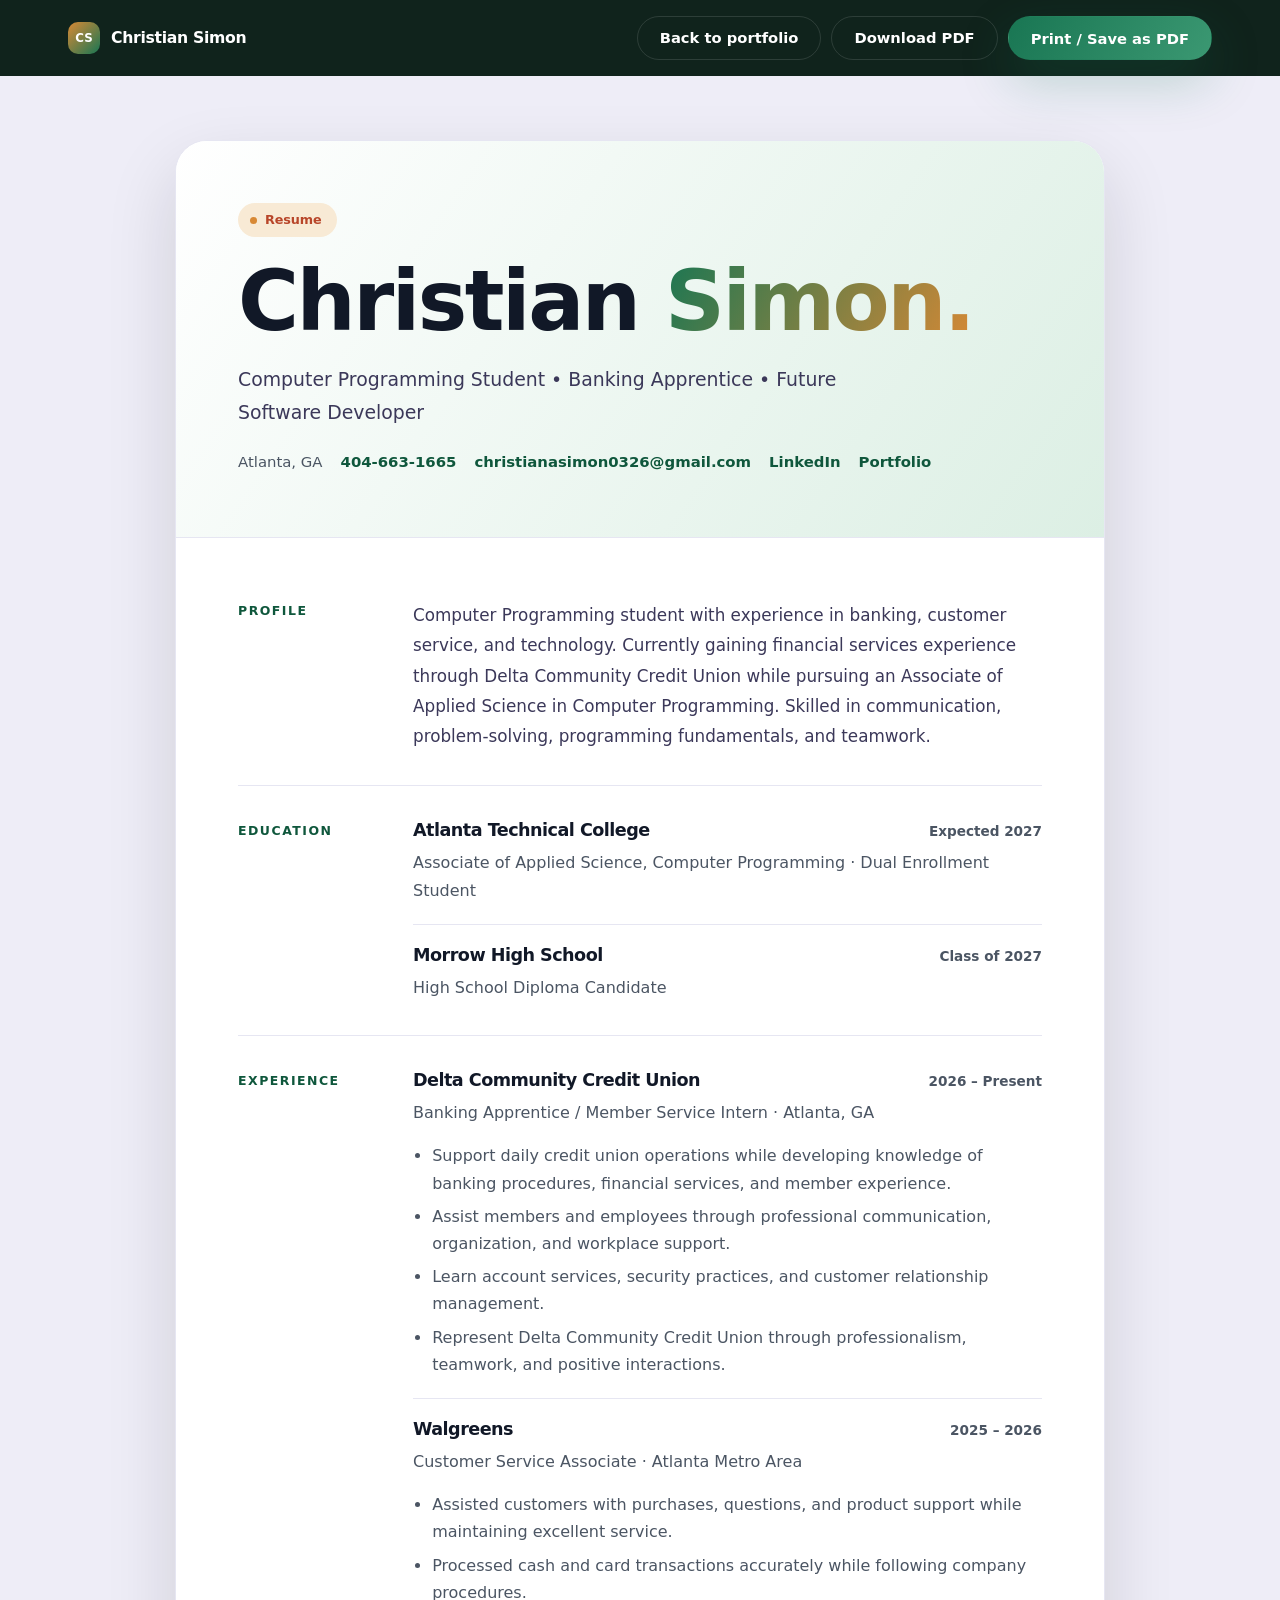
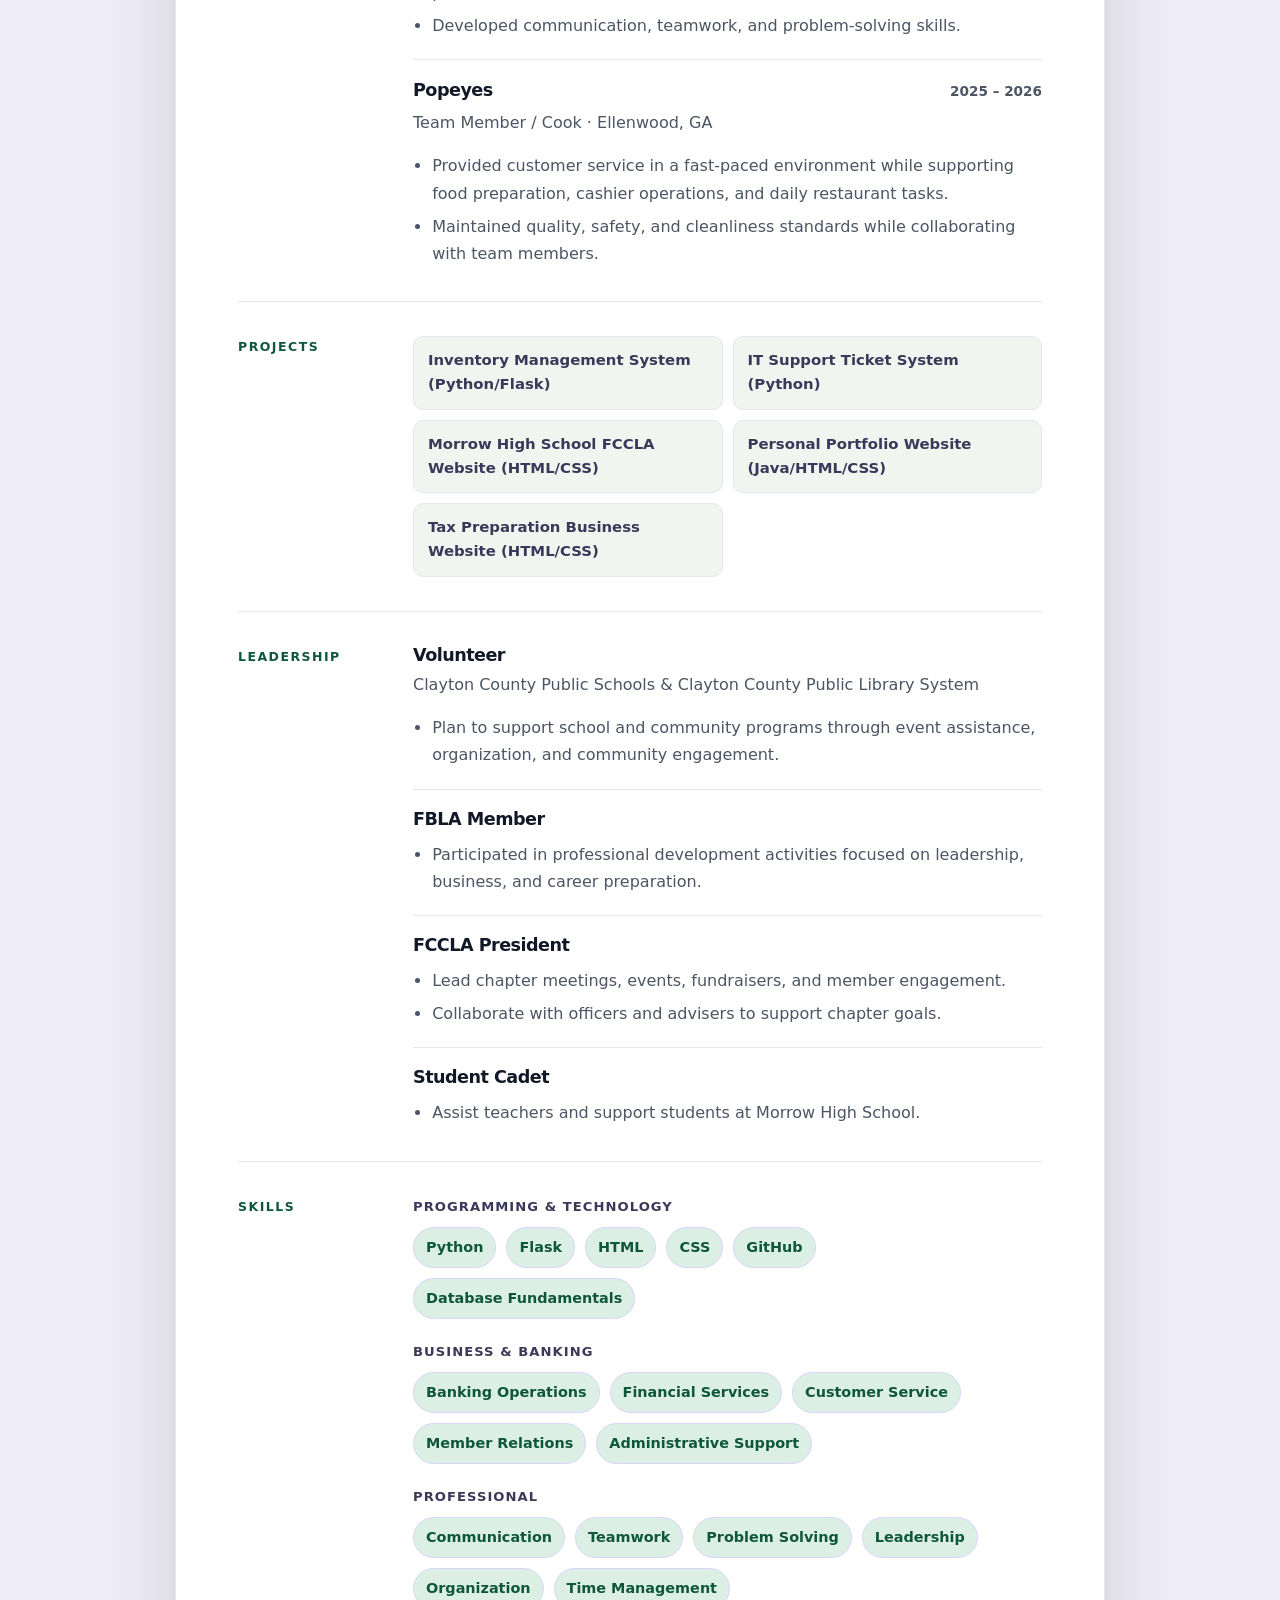
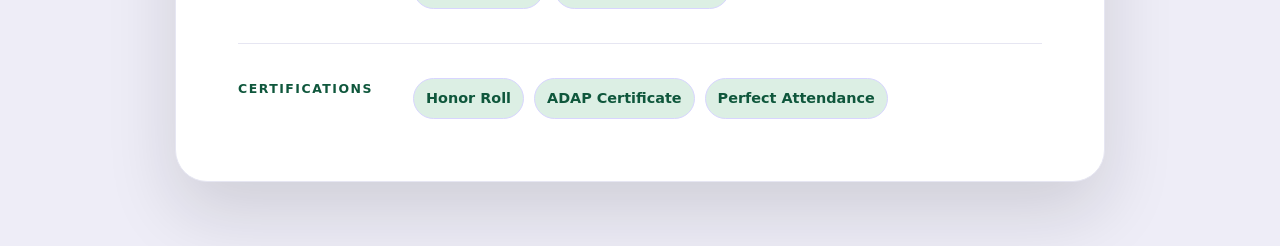
<file: resume.html>
<!DOCTYPE html>
<html lang="en">

<head>
    <meta charset="UTF-8">
    <meta name="viewport" content="width=device-width, initial-scale=1.0">
    <meta name="description"
        content="The resume of Christian Simon, a computer programming student and future software developer.">
    <title>Christian Simon | Resume</title>

    <link rel="stylesheet" href="style.css">
    <script src="script.js" defer></script>
</head>

<body class="resume-page">
    <a class="skip-link" href="#resume-content">Skip to resume</a>

    <header class="resume-toolbar">
        <div class="page-shell resume-toolbar-content">
            <a class="nav-brand" href="index.html#home" aria-label="Return to Christian Simon's portfolio">
                <span class="brand-mark" aria-hidden="true">CS</span>
                <span>Christian Simon</span>
            </a>

            <div class="resume-toolbar-actions">
                <a class="button button-secondary" href="index.html#projects">Back to portfolio</a>
                <a class="button button-secondary" href="documents/Christian_Simon_Resume 2.pdf" download>Download
                    PDF</a>
                <button class="button button-primary" type="button" data-print-resume>Print / Save as PDF</button>
            </div>
        </div>
    </header>

    <main class="resume-main page-shell" id="resume-content">
        <article class="resume-document">
            <header class="resume-intro">
                <p class="eyebrow eyebrow-dark">Resume</p>
                <h1>Christian <span>Simon.</span></h1>
                <p class="resume-role">Computer Programming Student <span aria-hidden="true">•</span> Banking Apprentice
                    <span aria-hidden="true">•</span> Future Software Developer
                </p>
                <ul class="resume-contact">
                    <li>Atlanta, GA</li>
                    <li><a href="tel:+14046631665">404-663-1665</a></li>
                    <li><a href="mailto:christianasimon0326@gmail.com">christianasimon0326@gmail.com</a></li>
                    <li><a href="https://www.linkedin.com/in/" target="_blank" rel="noopener noreferrer">LinkedIn</a>
                    </li>
                    <li><a href="index.html">Portfolio</a></li>
                </ul>
            </header>

            <div class="resume-body">
                <section class="resume-section" aria-labelledby="summary-title">
                    <h2 id="summary-title">Profile</h2>
                    <div class="resume-section-content">
                        <p class="resume-summary">Computer Programming student with experience in banking, customer
                            service, and technology. Currently gaining financial services experience through Delta
                            Community Credit Union while pursuing an Associate of Applied Science in Computer
                            Programming. Skilled in communication, problem-solving, programming fundamentals, and
                            teamwork.</p>
                    </div>
                </section>

                <section class="resume-section" aria-labelledby="education-title">
                    <h2 id="education-title">Education</h2>
                    <div class="resume-section-content">
                        <article class="resume-item">
                            <div class="resume-item-header">
                                <h3>Atlanta Technical College</h3>
                                <p class="resume-meta">Expected 2027</p>
                            </div>
                            <p>Associate of Applied Science, Computer Programming · Dual Enrollment Student</p>
                        </article>

                        <article class="resume-item">
                            <div class="resume-item-header">
                                <h3>Morrow High School</h3>
                                <p class="resume-meta">Class of 2027</p>
                            </div>
                            <p>High School Diploma Candidate</p>
                        </article>
                    </div>
                </section>

                <section class="resume-section" aria-labelledby="experience-title">
                    <h2 id="experience-title">Experience</h2>
                    <div class="resume-section-content">
                        <article class="resume-item">
                            <div class="resume-item-header">
                                <h3>Delta Community Credit Union</h3>
                                <p class="resume-meta">2026 – Present</p>
                            </div>
                            <p>Banking Apprentice / Member Service Intern · Atlanta, GA</p>
                            <ul class="resume-detail-list">
                                <li>Support daily credit union operations while developing knowledge of banking
                                    procedures, financial services, and member experience.</li>
                                <li>Assist members and employees through professional communication, organization, and
                                    workplace support.</li>
                                <li>Learn account services, security practices, and customer relationship management.
                                </li>
                                <li>Represent Delta Community Credit Union through professionalism, teamwork, and
                                    positive interactions.</li>
                            </ul>
                        </article>

                        <article class="resume-item">
                            <div class="resume-item-header">
                                <h3>Walgreens</h3>
                                <p class="resume-meta">2025 – 2026</p>
                            </div>
                            <p>Customer Service Associate · Atlanta Metro Area</p>
                            <ul class="resume-detail-list">
                                <li>Assisted customers with purchases, questions, and product support while maintaining
                                    excellent service.</li>
                                <li>Processed cash and card transactions accurately while following company procedures.
                                </li>
                                <li>Developed communication, teamwork, and problem-solving skills.</li>
                            </ul>
                        </article>

                        <article class="resume-item">
                            <div class="resume-item-header">
                                <h3>Popeyes</h3>
                                <p class="resume-meta">2025 – 2026</p>
                            </div>
                            <p>Team Member / Cook · Ellenwood, GA</p>
                            <ul class="resume-detail-list">
                                <li>Provided customer service in a fast-paced environment while supporting food
                                    preparation, cashier operations, and daily restaurant tasks.</li>
                                <li>Maintained quality, safety, and cleanliness standards while collaborating with team
                                    members.</li>
                            </ul>
                        </article>
                    </div>
                </section>

                <section class="resume-section" aria-labelledby="projects-resume-title">
                    <h2 id="projects-resume-title">Projects</h2>
                    <div class="resume-section-content">
                        <ul class="resume-project-list" aria-label="Technical projects">
                            <li>Inventory Management System (Python/Flask)</li>
                            <li>IT Support Ticket System (Python)</li>
                            <li>Morrow High School FCCLA Website (HTML/CSS)</li>
                            <li>Personal Portfolio Website (Java/HTML/CSS)</li>
                            <li>Tax Preparation Business Website (HTML/CSS)</li>
                        </ul>
                    </div>
                </section>

                <section class="resume-section" aria-labelledby="leadership-title">
                    <h2 id="leadership-title">Leadership</h2>
                    <div class="resume-section-content">
                        <article class="resume-item">
                            <div class="resume-item-header">
                                <h3>Volunteer</h3>
                            </div>
                            <p>Clayton County Public Schools &amp; Clayton County Public Library System</p>
                            <ul class="resume-detail-list">
                                <li>Plan to support school and community programs through event assistance,
                                    organization, and community engagement.</li>
                            </ul>
                        </article>

                        <article class="resume-item">
                            <div class="resume-item-header">
                                <h3>FBLA Member</h3>
                            </div>
                            <ul class="resume-detail-list">
                                <li>Participated in professional development activities focused on leadership, business,
                                    and career preparation.</li>
                            </ul>
                        </article>

                        <article class="resume-item">
                            <div class="resume-item-header">
                                <h3>FCCLA President</h3>
                            </div>
                            <ul class="resume-detail-list">
                                <li>Lead chapter meetings, events, fundraisers, and member engagement.</li>
                                <li>Collaborate with officers and advisers to support chapter goals.</li>
                            </ul>
                        </article>

                        <article class="resume-item">
                            <div class="resume-item-header">
                                <h3>Student Cadet</h3>
                            </div>
                            <ul class="resume-detail-list">
                                <li>Assist teachers and support students at Morrow High School.</li>
                            </ul>
                        </article>
                    </div>
                </section>

                <section class="resume-section" aria-labelledby="skills-resume-title">
                    <h2 id="skills-resume-title">Skills</h2>
                    <div class="resume-section-content">
                        <div class="resume-skill-groups">
                            <div class="resume-skill-group">
                                <p class="resume-skill-group-label">Programming &amp; Technology</p>
                                <ul class="resume-skill-list" aria-label="Programming and technology skills">
                                    <li>Python</li>
                                    <li>Flask</li>
                                    <li>HTML</li>
                                    <li>CSS</li>
                                    <li>GitHub</li>
                                    <li>Database Fundamentals</li>
                                </ul>
                            </div>

                            <div class="resume-skill-group">
                                <p class="resume-skill-group-label">Business &amp; Banking</p>
                                <ul class="resume-skill-list" aria-label="Business and banking skills">
                                    <li>Banking Operations</li>
                                    <li>Financial Services</li>
                                    <li>Customer Service</li>
                                    <li>Member Relations</li>
                                    <li>Administrative Support</li>
                                </ul>
                            </div>

                            <div class="resume-skill-group">
                                <p class="resume-skill-group-label">Professional</p>
                                <ul class="resume-skill-list" aria-label="Professional skills">
                                    <li>Communication</li>
                                    <li>Teamwork</li>
                                    <li>Problem Solving</li>
                                    <li>Leadership</li>
                                    <li>Organization</li>
                                    <li>Time Management</li>
                                </ul>
                            </div>
                        </div>
                    </div>
                </section>

                <section class="resume-section" aria-labelledby="certifications-title">
                    <h2 id="certifications-title">Certifications</h2>
                    <div class="resume-section-content">
                        <ul class="resume-skill-list" aria-label="Certifications and achievements">
                            <li>Honor Roll</li>
                            <li>ADAP Certificate</li>
                            <li>Perfect Attendance</li>
                        </ul>
                    </div>
                </section>
            </div>
        </article>
    </main>
</body>

</html>
</file>
<file: style.css>
/* ==========================================================================
   Christian Simon — Portfolio v2
   Modern SaaS-style system: floating pill nav, bento hero, gradient accents
   ========================================================================== */

:root {
    /* Core palette */
    --ink: #111827;
    --bg: #ffffff;
    --bg-soft: #f1f5ef;
    --dark: #10231c;
    --dark-soft: #17382b;
    --primary: #197653;
    --primary-dark: #0f573c;
    --primary-light: #dcefe4;
    --accent: #d88935;
    --accent-light: #f8ead5;
    --mint: #4a9c72;
    --mint-light: #dff2e6;
    --muted: #4b5563;
    --muted-on-dark: #cbd5e1;
    --line: #e6e6f2;
    --line-on-dark: rgba(255, 255, 255, 0.12);

    --font-display: "Space Grotesk", "Inter", ui-sans-serif, system-ui, sans-serif;
    --font-body: "Inter", ui-sans-serif, system-ui, -apple-system, "Segoe UI", sans-serif;
    --font-mono: "IBM Plex Mono", ui-monospace, "SFMono-Regular", Menlo, Consolas, monospace;

    --radius-xl: 32px;
    --radius-lg: 24px;
    --radius-md: 16px;
    --radius-sm: 10px;
    --shadow-sm: 0 10px 26px rgba(18, 19, 26, 0.06);
    --shadow-lg: 0 30px 70px rgba(18, 19, 26, 0.14);
    --shadow-glow: 0 20px 50px rgba(25, 118, 83, 0.25);

    --nav-height: 84px;
}

/* ---------------------------------- Base ---------------------------------- */

* {
    box-sizing: border-box;
}

html {
    scroll-behavior: smooth;
}

body {
    background: var(--bg);
    color: var(--ink);
    font-family: var(--font-body);
    line-height: 1.6;
    margin: 0;
}

a {
    color: inherit;
}

img {
    max-width: 100%;
}

.page-shell {
    margin: 0 auto;
    max-width: 1200px;
    padding-left: 28px;
    padding-right: 28px;
    width: 100%;
}

.skip-link {
    background: var(--ink);
    border-radius: 0 0 8px 8px;
    color: #ffffff;
    font-weight: 700;
    left: 16px;
    padding: 10px 16px;
    position: fixed;
    text-decoration: none;
    top: -100px;
    z-index: 100;
}

.skip-link:focus {
    top: 0;
}

h1,
h2,
h3,
h4,
p {
    margin-top: 0;
}

h1,
h2,
h3,
h4 {
    color: var(--ink);
    font-family: var(--font-display);
    letter-spacing: -0.03em;
    line-height: 1.08;
}

.reveal {
    opacity: 1;
    transform: none;
}

/* Content stays readable if JavaScript is unavailable. The animation only
   starts once script.js confirms it can reveal the element. */
.js-ready .reveal {
    opacity: 0;
    transform: translateY(20px);
    transition: opacity 640ms cubic-bezier(0.16, 0.8, 0.2, 1), transform 640ms cubic-bezier(0.16, 0.8, 0.2, 1);
}

.js-ready .reveal.is-visible {
    opacity: 1;
    transform: translateY(0);
}

:focus-visible {
    outline: 3px solid var(--primary);
    outline-offset: 3px;
}

/* --------------------------------- Eyebrow badge --------------------------------- */

.eyebrow {
    align-items: center;
    background: var(--primary-light);
    border-radius: 999px;
    color: var(--primary-dark);
    display: inline-flex;
    font-size: 0.8rem;
    font-weight: 650;
    gap: 8px;
    letter-spacing: -0.01em;
    margin: 0 0 20px;
    padding: 7px 15px 7px 12px;
}

.eyebrow::before {
    background: var(--primary);
    border-radius: 50%;
    content: "";
    height: 7px;
    width: 7px;
}

.eyebrow-on-dark {
    background: rgba(255, 255, 255, 0.08);
    color: #d9d6ff;
}

.eyebrow-on-dark::before {
    background: var(--accent);
}

.eyebrow-dark {
    background: var(--accent-light);
    color: #b8462a;
}

.eyebrow-dark::before {
    background: var(--accent);
}

/* ---------------------------------- Nav (floating pill) ---------------------------------- */

.nav-wrap {
    left: 0;
    padding: 18px 20px 0;
    position: sticky;
    right: 0;
    top: 0;
    z-index: 40;
}

.site-nav {
    -webkit-backdrop-filter: blur(20px) saturate(160%);
    backdrop-filter: blur(20px) saturate(160%);
    background: rgba(16, 14, 26, 0.82);
    border: 1px solid rgba(255, 255, 255, 0.08);
    border-radius: 999px;
    box-shadow: var(--shadow-lg);
    margin: 12px auto 0;
    max-width: 1080px;
    position: sticky;
    top: 12px;
    transition: max-width 220ms ease;
    z-index: 40;
}

.nav-inner {
    align-items: center;
    display: flex;
    justify-content: space-between;
    min-height: 68px;
    padding: 0 12px 0 22px;
    position: relative;
}

.nav-brand {
    align-items: center;
    color: #ffffff;
    display: inline-flex;
    font-family: var(--font-display);
    font-size: 0.98rem;
    font-weight: 650;
    gap: 11px;
    letter-spacing: -0.02em;
    min-height: 44px;
    text-decoration: none;
}

.brand-mark {
    align-items: center;
    background: linear-gradient(135deg, var(--accent), var(--primary));
    border-radius: 10px;
    color: #ffffff;
    display: inline-flex;
    font-size: 0.74rem;
    font-weight: 750;
    height: 32px;
    justify-content: center;
    letter-spacing: 0.01em;
    width: 32px;
}

.nav-links {
    align-items: center;
    display: flex;
    gap: 2px;
}

.nav-links a {
    align-items: center;
    border-radius: 999px;
    color: #c7c4de;
    display: inline-flex;
    font-size: 0.87rem;
    font-weight: 550;
    min-height: 40px;
    padding: 9px 13px;
    position: relative;
    text-decoration: none;
    transition: background-color 180ms ease, color 180ms ease;
}

.nav-links a:hover {
    background: rgba(255, 255, 255, 0.08);
    color: #ffffff;
}

.nav-links a.is-active {
    background: rgba(255, 255, 255, 0.1);
    color: #ffffff;
}

.nav-links .nav-resume-link {
    background: linear-gradient(120deg, var(--accent), #e6aa5c);
    color: #ffffff;
    font-weight: 650;
    margin-left: 8px;
}

.nav-links .nav-resume-link:hover {
    background: linear-gradient(120deg, #c9792d, #e9b76d);
    color: #ffffff;
}

.nav-toggle {
    background: transparent;
    border: 1px solid rgba(255, 255, 255, 0.14);
    border-radius: 999px;
    color: #ffffff;
    display: none;
    height: 42px;
    padding: 0;
    width: 42px;
}

.nav-toggle-bars {
    display: block;
    margin: 0 auto;
    position: relative;
    width: 16px;
}

.nav-toggle-bars,
.nav-toggle-bars::before,
.nav-toggle-bars::after {
    background: #ffffff;
    border-radius: 2px;
    height: 2px;
    transition: transform 200ms ease, opacity 200ms ease;
}

.nav-toggle-bars::before,
.nav-toggle-bars::after {
    content: "";
    left: 0;
    position: absolute;
    width: 16px;
}

.nav-toggle-bars::before {
    top: -5px;
}

.nav-toggle-bars::after {
    top: 5px;
}

.nav-open .nav-toggle-bars {
    background: transparent;
}

.nav-open .nav-toggle-bars::before {
    top: 0;
    transform: rotate(45deg);
}

.nav-open .nav-toggle-bars::after {
    top: 0;
    transform: rotate(-45deg);
}

/* --------------------------------- Buttons --------------------------------- */

.button {
    align-items: center;
    border: 1px solid transparent;
    border-radius: 999px;
    display: inline-flex;
    font-family: var(--font-body);
    font-size: 0.92rem;
    font-weight: 650;
    gap: 9px;
    justify-content: center;
    min-height: 50px;
    padding: 0 22px;
    text-decoration: none;
    transition: transform 200ms ease, background-color 180ms ease, border-color 180ms ease, box-shadow 200ms ease;
}

.button:hover {
    transform: translateY(-2px);
}

.button-primary {
    background: linear-gradient(120deg, var(--primary), #3b9872);
    box-shadow: var(--shadow-glow);
    color: #ffffff;
}

.button-primary:hover {
    box-shadow: 0 24px 60px rgba(91, 79, 233, 0.35);
}

.button-secondary {
    border-color: var(--line-on-dark);
    color: #ffffff;
}

.button-secondary:hover {
    background: rgba(255, 255, 255, 0.08);
    border-color: rgba(255, 255, 255, 0.4);
}

.button-quiet {
    color: #c7c4de;
    padding-left: 10px;
    padding-right: 10px;
}

.button-quiet:hover {
    color: #ffffff;
}

.section .button-secondary {
    border-color: var(--line);
    color: var(--ink);
}

.section .button-secondary:hover {
    background: var(--bg-soft);
    border-color: var(--primary);
}

.section .button-quiet {
    color: var(--muted);
}

.section .button-quiet:hover {
    color: var(--ink);
}

/* ---------------------------------- Hero ---------------------------------- */

.hero {
    background: var(--dark);
    color: #ffffff;
    overflow: hidden;
    position: relative;
}

.hero-blob {
    border-radius: 50%;
    filter: blur(2px);
    opacity: 0.55;
    pointer-events: none;
    position: absolute;
}

.hero-blob-one {
    background: radial-gradient(circle, rgba(91, 79, 233, 0.55), transparent 70%);
    height: 640px;
    right: -160px;
    top: -160px;
    width: 640px;
}

.hero-blob-two {
    background: radial-gradient(circle, rgba(255, 107, 74, 0.35), transparent 70%);
    bottom: -180px;
    height: 520px;
    left: -140px;
    width: 520px;
}

.hero-content {
    align-items: center;
    display: grid;
    gap: 60px;
    grid-template-columns: minmax(0, 1.05fr) minmax(340px, 0.95fr);
    padding-bottom: 110px;
    padding-top: 68px;
    position: relative;
    z-index: 1;
}

.hero-copy h1 {
    color: #ffffff;
    font-size: clamp(2.9rem, 6vw, 4.5rem);
    margin-bottom: 22px;
}

.hero-copy h1 span,
.section-heading h2 span,
.contact-copy h2 span {
    background: linear-gradient(120deg, #7bc59b, var(--accent) 90%);
    -webkit-background-clip: text;
    background-clip: text;
    color: transparent;
}

.hero-description {
    color: #cbc8e0;
    font-size: clamp(1rem, 1.6vw, 1.15rem);
    line-height: 1.8;
    margin-bottom: 28px;
    max-width: 560px;
}

.hero-role-line {
    align-items: center;
    color: #d9d6ff;
    display: flex;
    flex-wrap: wrap;
    font-size: 0.95rem;
    font-weight: 600;
    gap: 8px 10px;
    margin-bottom: 28px;
}

.hero-role-line .dot {
    color: #635f80;
}

.hero-highlights {
    display: flex;
    flex-wrap: wrap;
    gap: 8px 10px;
    list-style: none;
    margin: 0 0 34px;
    padding: 0;
}

.hero-highlights li {
    background: rgba(255, 255, 255, 0.06);
    border: 1px solid rgba(255, 255, 255, 0.12);
    border-radius: 999px;
    color: #e3e1f5;
    font-size: 0.83rem;
    font-weight: 550;
    padding: 7px 13px;
}

.hero-actions {
    display: flex;
    flex-wrap: wrap;
    gap: 13px;
}

/* --- Professional statement card --- */

.statement-card {
    background: linear-gradient(155deg, #ffffff, #f0eeff);
    border: 1px solid rgba(255, 255, 255, 0.72);
    border-radius: var(--radius-xl);
    box-shadow: var(--shadow-lg);
    color: var(--ink);
    padding: clamp(26px, 4vw, 38px);
}

.statement-head {
    align-items: flex-start;
    display: flex;
    gap: 20px;
    justify-content: space-between;
    margin-bottom: 28px;
}

.statement-title {
    color: var(--muted);
    font-family: var(--font-mono);
    font-size: 0.72rem;
    font-weight: 700;
    letter-spacing: 0.08em;
    margin-bottom: 6px;
    text-transform: uppercase;
}

.statement-name {
    color: var(--ink);
    font-family: var(--font-display);
    font-size: clamp(1.4rem, 3vw, 1.85rem);
    font-weight: 700;
    letter-spacing: -0.04em;
    margin-bottom: 0;
}

.statement-stamp {
    align-items: center;
    background: var(--mint-light);
    border: 1px solid rgba(23, 185, 120, 0.28);
    border-radius: 50%;
    color: #0d7a4f;
    display: inline-flex;
    flex: none;
    font-family: var(--font-mono);
    font-size: 0.65rem;
    font-weight: 700;
    height: 64px;
    justify-content: center;
    line-height: 1.25;
    text-align: center;
    text-transform: uppercase;
    transform: rotate(9deg);
    width: 64px;
}

.statement-rows {
    border-bottom: 1px solid var(--line);
    border-top: 1px solid var(--line);
    list-style: none;
    margin: 0;
    padding: 5px 0;
}

.statement-row {
    align-items: center;
    display: flex;
    gap: 10px;
    min-height: 47px;
}

.statement-label {
    color: var(--muted);
    font-size: 0.88rem;
}

.statement-leader {
    border-bottom: 1px dashed #c9c6e5;
    flex: 1;
    min-width: 12px;
}

.statement-value {
    color: var(--primary-dark);
    font-family: var(--font-mono);
    font-size: 0.82rem;
    font-weight: 700;
}

.statement-foot {
    color: var(--muted);
    font-size: 0.78rem;
    line-height: 1.55;
    margin: 18px 0 0;
}

/* --- Bento dashboard panel (signature element) --- */

.dash-panel {
    background: #ffffff;
    border-radius: var(--radius-xl);
    box-shadow: var(--shadow-lg);
    color: var(--ink);
    display: grid;
    gap: 14px;
    grid-template-columns: repeat(2, 1fr);
    padding: 22px;
    position: relative;
}

.dash-tile {
    background: var(--bg-soft);
    border-radius: var(--radius-md);
    padding: 18px;
}

.dash-tile-wide {
    grid-column: 1 / -1;
    align-items: center;
    background: linear-gradient(120deg, var(--primary), #3b9872);
    color: #ffffff;
    display: flex;
    gap: 14px;
    justify-content: space-between;
}

.dash-tile-wide .dash-tile-label {
    color: #e4e1ff;
}

.dash-avatar {
    align-items: center;
    background: rgba(255, 255, 255, 0.18);
    border-radius: 50%;
    display: flex;
    flex: none;
    font-family: var(--font-display);
    font-size: 0.85rem;
    font-weight: 700;
    height: 44px;
    justify-content: center;
    width: 44px;
}

.dash-tile-label {
    color: var(--muted);
    font-size: 0.74rem;
    font-weight: 650;
    letter-spacing: 0.03em;
    text-transform: uppercase;
}

.dash-tile-value {
    font-family: var(--font-display);
    font-size: 1.7rem;
    font-weight: 700;
    margin-top: 4px;
}

.dash-tile-accent .dash-tile-value {
    color: var(--accent);
}

.dash-tile-mint .dash-tile-value {
    color: var(--mint);
}

.dash-tile-primary .dash-tile-value {
    color: var(--primary);
}

.dash-tags {
    display: flex;
    flex-wrap: wrap;
    gap: 6px;
    margin-top: 10px;
}

.dash-tags span {
    background: var(--primary-light);
    border-radius: 999px;
    color: var(--primary-dark);
    font-size: 0.68rem;
    font-weight: 650;
    padding: 4px 9px;
}

.dash-badge {
    align-items: center;
    background: var(--mint-light);
    border-radius: 999px;
    color: #0e7a4f;
    display: inline-flex;
    font-size: 0.72rem;
    font-weight: 700;
    gap: 6px;
    padding: 6px 11px;
}

.dash-badge::before {
    background: var(--mint);
    border-radius: 50%;
    content: "";
    height: 6px;
    width: 6px;
}

/* --------------------------------- Sections --------------------------------- */

.section {
    padding: 120px 0;
    scroll-margin-top: 110px;
}

.section-soft {
    background: var(--bg-soft);
}

.section-heading {
    margin-bottom: 50px;
    max-width: 760px;
}

.section-heading-row {
    align-items: end;
    display: flex;
    gap: 40px;
    justify-content: space-between;
    max-width: none;
}

h2 {
    font-size: clamp(2.2rem, 4.6vw, 3.4rem);
    margin-bottom: 0;
}

h2 .grad {
    background: linear-gradient(120deg, var(--primary), var(--accent));
    -webkit-background-clip: text;
    background-clip: text;
    color: transparent;
}

.section-intro {
    color: var(--muted);
    line-height: 1.75;
    margin-bottom: 4px;
    max-width: 380px;
}

/* ---------------------------------- About ---------------------------------- */

.about-grid {
    align-items: stretch;
    display: grid;
    gap: 20px;
    grid-template-columns: minmax(0, 1.4fr) minmax(280px, 0.85fr);
    margin-bottom: 20px;
}

.surface-card {
    background: #ffffff;
    border: 1px solid var(--line);
    border-radius: var(--radius-xl);
    box-shadow: var(--shadow-sm);
    padding: clamp(28px, 4vw, 46px);
}

.about-copy p {
    color: var(--ink);
    font-size: clamp(1.05rem, 1.6vw, 1.2rem);
    letter-spacing: -0.01em;
    line-height: 1.75;
    margin-bottom: 18px;
}

.about-copy p:last-child {
    margin-bottom: 0;
}

.interest-card {
    background: linear-gradient(160deg, var(--dark), #1d4937);
    border-radius: var(--radius-xl);
    color: #e7e5f7;
    padding: clamp(28px, 4vw, 38px);
}

.card-label {
    color: #d9d6ff;
    font-size: 0.76rem;
    font-weight: 700;
    letter-spacing: 0.08em;
    text-transform: uppercase;
}

.card-label.on-light {
    color: var(--primary-dark);
}

.interest-card .card-label {
    margin-bottom: 22px;
}

.interest-list {
    display: grid;
    gap: 14px;
    list-style: none;
    margin: 0;
    padding: 0;
}

.interest-list li {
    align-items: center;
    display: flex;
    font-size: 0.98rem;
    gap: 12px;
}

.interest-list li::before {
    background: var(--accent);
    border-radius: 50%;
    content: "";
    flex: none;
    height: 7px;
    width: 7px;
}

.about-goals {
    background: linear-gradient(120deg, var(--primary-light), #fff);
    border: 1px solid var(--line);
    border-radius: var(--radius-xl);
    padding: clamp(26px, 4vw, 38px);
}

.about-goals p {
    color: #3a3860;
    line-height: 1.75;
    margin: 0;
    max-width: 760px;
}

/* --------------------------------- Skills --------------------------------- */

.skills-groups {
    display: grid;
    gap: 18px;
    grid-template-columns: repeat(3, minmax(0, 1fr));
}

.skill-group {
    background: #ffffff;
    border: 1px solid var(--line);
    border-radius: var(--radius-lg);
    padding: clamp(26px, 3vw, 32px);
    transition: transform 220ms ease, box-shadow 220ms ease;
}

.skill-group:hover {
    box-shadow: var(--shadow-sm);
    transform: translateY(-4px);
}

.skill-group-icon {
    align-items: center;
    border-radius: 12px;
    display: inline-flex;
    font-family: var(--font-display);
    font-size: 0.8rem;
    font-weight: 700;
    height: 38px;
    justify-content: center;
    margin-bottom: 18px;
    width: 38px;
}

.skill-group-programming .skill-group-icon {
    background: var(--primary-light);
    color: var(--primary-dark);
}

.skill-group-banking .skill-group-icon {
    background: var(--accent-light);
    color: #b8462a;
}

.skill-group-professional .skill-group-icon {
    background: var(--mint-light);
    color: #0e7a4f;
}

.skill-group-label {
    color: var(--ink);
    font-size: 1.02rem;
    font-weight: 700;
    margin-bottom: 18px;
}

.skill-list {
    display: flex;
    flex-wrap: wrap;
    gap: 8px;
    list-style: none;
    margin: 0;
    padding: 0;
}

.skill-list li {
    background: var(--bg-soft);
    border-radius: 999px;
    color: var(--ink);
    font-size: 0.86rem;
    font-weight: 600;
    padding: 8px 13px;
}

/* --------------------------------- Projects --------------------------------- */

.project-grid {
    display: grid;
    gap: 20px;
    grid-template-columns: repeat(2, minmax(0, 1fr));
}

.project-card {
    background: #ffffff;
    border: 1px solid var(--line);
    border-radius: var(--radius-xl);
    box-shadow: var(--shadow-sm);
    overflow: hidden;
    transition: transform 240ms ease, box-shadow 240ms ease;
}

.project-card:hover {
    box-shadow: var(--shadow-lg);
    transform: translateY(-6px);
}

.project-visual {
    margin: 0;
    position: relative;
}

.project-preview {
    --preview-a: var(--primary);
    --preview-b: #8a7ff5;
    align-items: flex-end;
    background: linear-gradient(135deg, var(--preview-a), var(--preview-b));
    display: flex;
    gap: 8px;
    height: 150px;
    padding: 22px;
}

.project-preview span {
    background: rgba(255, 255, 255, 0.55);
    border-radius: 6px 6px 0 0;
    display: block;
    width: 15px;
}

.project-preview span:nth-child(1) {
    height: 42%;
}

.project-preview span:nth-child(2) {
    height: 74%;
}

.project-preview span:nth-child(3) {
    height: 55%;
}

.project-preview span:nth-child(4) {
    height: 90%;
}

.preview-banking {
    --preview-a: var(--accent);
    --preview-b: #ff9270;
}

.preview-grades {
    --preview-a: var(--mint);
    --preview-b: #4fd497;
}

.preview-support {
    --preview-a: #2f2a4d;
    --preview-b: #574f8c;
}

.project-content {
    padding: 22px 22px 24px;
}

.project-content-head {
    align-items: flex-start;
    display: flex;
    gap: 10px;
    justify-content: space-between;
    margin-bottom: 8px;
}

.status-badge {
    border-radius: 999px;
    flex: none;
    font-size: 0.7rem;
    font-weight: 700;
    letter-spacing: 0.02em;
    padding: 5px 11px;
    text-transform: uppercase;
}

.status-in-progress {
    background: var(--mint-light);
    color: #0e7a4f;
}

.status-planned {
    background: var(--primary-light);
    color: var(--primary-dark);
}

.project-content h3 {
    font-size: 1.2rem;
    margin-bottom: 10px;
}

.project-description {
    color: var(--muted);
    line-height: 1.65;
    margin-bottom: 16px;
}

.project-tags {
    display: flex;
    flex-wrap: wrap;
    gap: 7px;
    list-style: none;
    margin: 0 0 14px;
    padding: 0;
}

.project-tags li {
    background: var(--bg-soft);
    border-radius: 7px;
    color: var(--ink);
    font-size: 0.76rem;
    font-weight: 600;
    padding: 5px 9px;
}

.project-skills {
    border-top: 1px solid var(--line);
    color: var(--muted);
    font-size: 0.84rem;
    padding-top: 14px;
}

.project-skills strong {
    color: var(--ink);
}

/* ------------------------------ Build notes ------------------------------ */

.project-process {
    background: var(--dark);
    border-radius: var(--radius-xl);
    color: #ffffff;
    display: grid;
    gap: 34px;
    grid-template-columns: minmax(220px, 0.75fr) minmax(0, 1.55fr);
    margin-top: 24px;
    overflow: hidden;
    padding: clamp(28px, 5vw, 52px);
    position: relative;
}

.project-process::after {
    border: 1px solid rgba(216, 137, 53, 0.4);
    border-radius: 50%;
    content: "";
    height: 220px;
    position: absolute;
    right: -90px;
    top: -110px;
    width: 220px;
}

.project-process .eyebrow {
    background: rgba(216, 137, 53, 0.16);
    color: #f5c988;
    margin-bottom: 18px;
}

.project-process .eyebrow::before {
    background: var(--accent);
}

.project-process h3 {
    color: #ffffff;
    font-size: clamp(1.55rem, 3vw, 2.2rem);
    margin-bottom: 14px;
}

.project-process-intro>p:last-child {
    color: #c5d6cc;
    line-height: 1.75;
    margin-bottom: 0;
    max-width: 280px;
}

.process-steps {
    display: grid;
    gap: 24px 20px;
    grid-template-columns: repeat(2, minmax(0, 1fr));
    list-style: none;
    margin: 0;
    padding: 0;
    position: relative;
    z-index: 1;
}

.process-steps li {
    border-top: 1px solid rgba(255, 255, 255, 0.16);
    padding-top: 14px;
}

.process-number,
.build-note-topline,
.build-note-label {
    color: #e7a658;
    font-family: var(--font-mono);
    font-size: 0.7rem;
    font-weight: 700;
    letter-spacing: 0.06em;
    text-transform: uppercase;
}

.process-steps h4 {
    color: #ffffff;
    font-size: 1.05rem;
    margin: 12px 0 8px;
}

.process-steps p {
    color: #b4c9bd;
    font-size: 0.88rem;
    line-height: 1.65;
    margin: 0;
}

.build-notes-section {
    background: #fffdf8;
    border-top: 1px solid #eee8da;
}

.build-notes-grid {
    display: grid;
    gap: 18px;
    grid-template-columns: repeat(2, minmax(0, 1fr));
}

.build-note {
    background: #ffffff;
    border: 1px solid #e7e3d9;
    border-radius: var(--radius-lg);
    padding: clamp(24px, 3vw, 34px);
}

.build-note-featured {
    background: var(--primary);
    border-color: var(--primary);
    color: #ffffff;
    grid-column: 1 / -1;
}

.build-note-topline {
    display: flex;
    justify-content: space-between;
    margin-bottom: 24px;
}

.build-note h3 {
    font-size: clamp(1.4rem, 2.5vw, 2rem);
    margin-bottom: 14px;
}

.build-note-featured h3 {
    color: #ffffff;
}

.build-note>p:not(.build-note-label) {
    color: var(--muted);
    line-height: 1.75;
    margin-bottom: 18px;
}

.build-note-featured>.build-note-topline,
.build-note-featured .build-note-label {
    color: #f8d097;
}

.build-note-featured .build-note-columns {
    border-top: 1px solid rgba(255, 255, 255, 0.2);
    display: grid;
    gap: 22px;
    grid-template-columns: repeat(3, minmax(0, 1fr));
    padding-top: 22px;
}

.build-note-columns p:last-child {
    color: #e0eee5;
    line-height: 1.7;
    margin: 7px 0 0;
}

.build-note .build-note-label:last-child {
    margin: 0;
}

/* -------------------------------- Timeline -------------------------------- */

.timeline {
    list-style: none;
    margin: 0;
    padding: 0;
    position: relative;
}

.timeline::before {
    background: linear-gradient(var(--primary), var(--accent));
    border-radius: 2px;
    bottom: 6px;
    content: "";
    left: 7px;
    opacity: 0.3;
    position: absolute;
    top: 6px;
    width: 3px;
}

.timeline-item {
    padding-left: 36px;
    position: relative;
}

.timeline-item+.timeline-item {
    margin-top: 26px;
}

.timeline-item::before {
    background: #ffffff;
    border: 3px solid var(--primary);
    border-radius: 50%;
    content: "";
    height: 16px;
    left: 0;
    position: absolute;
    top: 6px;
    width: 16px;
}

.timeline-card {
    background: #ffffff;
    border: 1px solid var(--line);
    border-radius: var(--radius-lg);
    box-shadow: var(--shadow-sm);
    padding: clamp(22px, 3vw, 30px);
}

.timeline-card-head {
    align-items: baseline;
    display: flex;
    flex-wrap: wrap;
    gap: 6px 16px;
    justify-content: space-between;
    margin-bottom: 4px;
}

.timeline-card-head h3 {
    font-size: 1.14rem;
}

.timeline-org {
    color: var(--primary-dark);
    font-weight: 650;
}

.timeline-dates {
    background: var(--bg-soft);
    border-radius: 999px;
    color: var(--muted);
    font-size: 0.8rem;
    font-weight: 600;
    padding: 4px 11px;
    white-space: nowrap;
}

.timeline-role {
    color: var(--muted);
    font-size: 0.94rem;
    margin-bottom: 14px;
}

.timeline-list {
    color: var(--ink);
    line-height: 1.7;
    margin: 0;
    padding-left: 1.15rem;
}

.timeline-list li+li {
    margin-top: 5px;
}

.timeline-skills {
    border-top: 1px solid var(--line);
    display: flex;
    flex-wrap: wrap;
    gap: 7px;
    margin-top: 16px;
    padding-top: 14px;
}

.timeline-skills li {
    background: var(--bg-soft);
    border-radius: 7px;
    color: var(--ink);
    font-size: 0.76rem;
    font-weight: 600;
    list-style: none;
    padding: 5px 9px;
}

/* -------------------------------- Education -------------------------------- */

.education-grid {
    display: grid;
    gap: 20px;
    grid-template-columns: repeat(2, minmax(0, 1fr));
}

.education-card {
    background: #ffffff;
    border: 1px solid var(--line);
    border-radius: var(--radius-xl);
    box-shadow: var(--shadow-sm);
    padding: clamp(26px, 3vw, 34px);
}

.education-card-head {
    align-items: flex-start;
    display: flex;
    gap: 14px;
    justify-content: space-between;
    margin-bottom: 6px;
}

.education-card h3 {
    font-size: 1.16rem;
    margin-bottom: 4px;
}

.education-program {
    color: var(--primary-dark);
    font-size: 0.92rem;
    font-weight: 650;
    margin-bottom: 14px;
}

.education-tag {
    background: var(--accent-light);
    border-radius: 999px;
    color: #b8462a;
    flex: none;
    font-size: 0.7rem;
    font-weight: 700;
    padding: 5px 11px;
    text-transform: uppercase;
    white-space: nowrap;
}

.education-card p {
    color: var(--muted);
    line-height: 1.7;
    margin-bottom: 14px;
}

.education-list {
    border-top: 1px solid var(--line);
    color: var(--muted);
    font-size: 0.88rem;
    line-height: 1.8;
    margin: 0;
    padding: 14px 0 0 1.1rem;
}

/* ------------------------------- Leadership ------------------------------- */

.leadership-grid {
    display: grid;
    gap: 16px;
    grid-template-columns: repeat(4, minmax(0, 1fr));
}

.leadership-card {
    background: #ffffff;
    border: 1px solid var(--line);
    border-radius: var(--radius-lg);
    padding: 24px;
    transition: transform 220ms ease, box-shadow 220ms ease;
}

.leadership-card:hover {
    box-shadow: var(--shadow-sm);
    transform: translateY(-5px);
}

.leadership-icon {
    align-items: center;
    background: linear-gradient(135deg, var(--primary), var(--accent));
    border-radius: 12px;
    color: #ffffff;
    display: inline-flex;
    font-size: 0.84rem;
    font-weight: 700;
    height: 42px;
    justify-content: center;
    margin-bottom: 16px;
    width: 42px;
}

.leadership-card h3 {
    font-size: 1.04rem;
    margin-bottom: 8px;
}

.leadership-card p {
    color: var(--muted);
    font-size: 0.9rem;
    line-height: 1.65;
    margin: 0;
}

/* --------------------------------- Contact --------------------------------- */

.contact-section {
    background: var(--dark);
    color: #ffffff;
    position: relative;
}

.contact-panel {
    background: linear-gradient(150deg, #1c1930, #2a2348);
    border-radius: var(--radius-xl);
    display: grid;
    gap: 40px;
    grid-template-columns: minmax(0, 1.2fr) minmax(280px, 0.9fr);
    overflow: hidden;
    padding: clamp(32px, 5vw, 56px);
}

.contact-copy .eyebrow {
    background: rgba(255, 255, 255, 0.08);
    color: #ffd7c8;
}

.contact-copy .eyebrow::before {
    background: var(--accent);
}

.contact-copy h2 {
    color: #ffffff;
    margin-bottom: 18px;
}

.contact-copy h2 .grad {
    background: linear-gradient(120deg, #a99bff, var(--accent));
    -webkit-background-clip: text;
    background-clip: text;
    color: transparent;
}

.contact-copy>p {
    color: #cbc8e0;
    line-height: 1.8;
    margin-bottom: 30px;
    max-width: 480px;
}

.contact-actions {
    display: flex;
    flex-wrap: wrap;
    gap: 13px;
}

.contact-details {
    background: rgba(255, 255, 255, 0.05);
    border: 1px solid var(--line-on-dark);
    border-radius: var(--radius-lg);
    display: grid;
    gap: 20px;
    padding: clamp(26px, 4vw, 34px);
}

.contact-detail-label {
    color: var(--muted-on-dark);
    font-size: 0.74rem;
    font-weight: 650;
    letter-spacing: 0.06em;
    margin-bottom: 6px;
    text-transform: uppercase;
}

.contact-detail-value {
    color: #ffffff;
    font-size: 1.02rem;
    font-weight: 550;
    margin-bottom: 0;
}

.contact-detail-value a {
    text-decoration: none;
}

.contact-detail-value a:hover {
    color: #a99bff;
}

/* --------------------------------- Resume --------------------------------- */

.resume-page {
    background: #eeedf7;
}

.resume-toolbar {
    background: var(--dark);
    color: #ffffff;
    padding: 16px 0;
}

.resume-toolbar-content {
    align-items: center;
    display: flex;
    gap: 20px;
    justify-content: space-between;
}

.resume-toolbar-actions {
    display: flex;
    flex-wrap: wrap;
    gap: 10px;
}

.resume-toolbar .button {
    min-height: 44px;
}

.resume-main {
    padding: 64px 0;
}

.resume-document {
    background: #ffffff;
    border: 1px solid var(--line);
    border-radius: var(--radius-xl);
    box-shadow: var(--shadow-lg);
    margin: 0 auto;
    max-width: 930px;
    overflow: hidden;
}

.resume-intro {
    background: linear-gradient(125deg, #ffffff, var(--primary-light));
    border-bottom: 1px solid var(--line);
    padding: clamp(32px, 6vw, 62px);
}

.resume-intro h1 {
    color: var(--ink);
    font-size: clamp(3rem, 7vw, 5.2rem);
    margin-bottom: 16px;
}

.resume-intro h1 span {
    background: linear-gradient(120deg, var(--primary), var(--accent));
    -webkit-background-clip: text;
    background-clip: text;
    color: transparent;
}

.resume-role {
    color: #3b3859;
    font-size: clamp(1rem, 2vw, 1.18rem);
    line-height: 1.75;
    margin-bottom: 0;
    max-width: 660px;
}

.resume-contact {
    display: flex;
    flex-wrap: wrap;
    gap: 8px 18px;
    list-style: none;
    margin: 22px 0 0;
    padding: 0;
}

.resume-contact li {
    color: var(--muted);
    font-size: 0.93rem;
}

.resume-contact a {
    color: var(--primary-dark);
    font-weight: 650;
    text-decoration: none;
}

.resume-contact a:hover {
    text-decoration: underline;
}

.resume-body {
    padding: clamp(30px, 6vw, 62px);
}

.resume-section {
    border-top: 1px solid var(--line);
    display: grid;
    gap: 30px;
    grid-template-columns: 145px minmax(0, 1fr);
    padding: 34px 0;
}

.resume-section:first-child {
    border-top: 0;
    padding-top: 0;
}

.resume-section:last-child {
    padding-bottom: 0;
}

.resume-section h2 {
    color: var(--primary-dark);
    font-size: 0.78rem;
    letter-spacing: 0.12em;
    line-height: 1.35;
    margin: 3px 0 0;
    text-transform: uppercase;
}

.resume-section-content>p:last-child,
.resume-item p:last-child {
    margin-bottom: 0;
}

.resume-summary {
    color: #3b3859;
    font-size: 1.05rem;
    line-height: 1.8;
}

.resume-item+.resume-item {
    border-top: 1px solid var(--line);
    margin-top: 20px;
    padding-top: 20px;
}

.resume-item-header {
    align-items: baseline;
    display: flex;
    gap: 20px;
    justify-content: space-between;
    margin-bottom: 6px;
}

.resume-item h3 {
    font-size: 1.1rem;
    margin-bottom: 0;
}

.resume-item p,
.resume-detail-list {
    color: var(--muted);
    line-height: 1.7;
}

.resume-detail-list {
    margin: 12px 0 0;
    padding-left: 1.2rem;
}

.resume-detail-list li+li {
    margin-top: 6px;
}

.resume-skill-groups {
    display: grid;
    gap: 22px;
}

.resume-skill-group-label {
    color: #3b3859;
    font-size: 0.82rem;
    font-weight: 700;
    letter-spacing: 0.08em;
    margin-bottom: 10px;
    text-transform: uppercase;
}

.resume-meta {
    color: var(--muted);
    flex: 0 0 auto;
    font-size: 0.85rem;
    font-weight: 700;
}

.resume-skill-list,
.resume-project-list {
    display: flex;
    flex-wrap: wrap;
    gap: 10px;
    list-style: none;
    margin: 0;
    padding: 0;
}

.resume-skill-list li {
    background: var(--primary-light);
    border: 1px solid #d8d5ff;
    border-radius: 999px;
    color: var(--primary-dark);
    font-size: 0.9rem;
    font-weight: 700;
    padding: 8px 12px;
}

.resume-project-list {
    display: grid;
    grid-template-columns: repeat(2, minmax(0, 1fr));
}

.resume-project-list li {
    background: var(--bg-soft);
    border: 1px solid var(--line);
    border-radius: var(--radius-sm);
    color: #3b3859;
    font-size: 0.93rem;
    font-weight: 650;
    padding: 12px 14px;
}

/* --------------------------------- Footer --------------------------------- */

.site-footer {
    background: var(--dark);
    color: #c7c4de;
    padding: 34px 0;
}

.footer-content {
    align-items: center;
    display: flex;
    flex-wrap: wrap;
    font-size: 0.88rem;
    gap: 16px 24px;
    justify-content: space-between;
}

.footer-brand p {
    margin-bottom: 0;
}

.footer-brand p:first-child {
    color: #ffffff;
    font-family: var(--font-display);
    font-weight: 650;
}

.footer-location {
    color: var(--muted-on-dark);
    font-size: 0.82rem;
    margin-top: 4px;
}

.footer-links {
    display: flex;
    flex-wrap: wrap;
    gap: 8px 18px;
}

.footer-links a {
    color: #c7c4de;
    font-weight: 550;
    text-decoration: none;
    transition: color 180ms ease;
}

.footer-links a:hover {
    color: #ffffff;
}

.footer-meta {
    color: var(--muted-on-dark);
    font-size: 0.8rem;
    margin-bottom: 0;
    width: 100%;
}

.site-footer {
    border-top: 1px solid rgba(255, 255, 255, 0.08);
    padding: 42px 0 32px;
}

.footer-content {
    align-items: center;
    position: relative;
}

.footer-brand {
    align-items: center;
    display: grid;
    column-gap: 12px;
    grid-template-columns: auto 1fr;
}

.footer-mark {
    align-items: center;
    background: linear-gradient(135deg, var(--accent), var(--primary));
    border-radius: 10px;
    color: #ffffff;
    display: inline-flex;
    font-family: var(--font-mono);
    font-size: 0.72rem;
    font-weight: 700;
    grid-row: span 2;
    height: 34px;
    justify-content: center;
    width: 34px;
}

.footer-brand p:first-of-type {
    line-height: 1.2;
}

.footer-availability {
    align-items: center;
    background: rgba(74, 156, 114, 0.14);
    border: 1px solid rgba(130, 209, 158, 0.22);
    border-radius: 999px;
    color: #bde6c9;
    display: inline-flex;
    font-size: 0.78rem;
    gap: 8px;
    padding: 8px 12px;
}

.availability-dot {
    background: #77d391;
    border-radius: 50%;
    box-shadow: 0 0 0 4px rgba(119, 211, 145, 0.12);
    height: 7px;
    width: 7px;
}

.contact-section {
    background: var(--dark);
}

.contact-panel {
    background: linear-gradient(145deg, #173b2c, #10231c 72%);
    border: 1px solid rgba(255, 255, 255, 0.1);
    box-shadow: 0 24px 70px rgba(5, 25, 17, 0.25);
}

.contact-copy .eyebrow {
    background: rgba(216, 137, 53, 0.16);
    color: #f5c988;
}

.contact-copy>p {
    color: #c5d6cc;
}

.contact-detail-value a:hover {
    color: #f1be73;
}

@media (min-width: 761px) {
    .footer-meta {
        margin-left: auto;
        text-align: right;
        width: auto;
    }
}

/* ------------------------------ Back to top ------------------------------ */

.back-to-top {
    align-items: center;
    background: linear-gradient(120deg, var(--primary), var(--accent));
    border: none;
    border-radius: 50%;
    bottom: 26px;
    box-shadow: var(--shadow-lg);
    color: #ffffff;
    cursor: pointer;
    display: flex;
    height: 48px;
    justify-content: center;
    opacity: 0;
    pointer-events: none;
    position: fixed;
    right: 26px;
    transform: translateY(12px);
    transition: opacity 220ms ease, transform 220ms ease;
    width: 48px;
    z-index: 30;
}

.back-to-top.is-visible {
    opacity: 1;
    pointer-events: auto;
    transform: translateY(0);
}

.back-to-top:hover {
    transform: translateY(-3px);
}

/* ==================================================================
   Responsive
   ================================================================== */

@media (max-width: 980px) {
    .hero-content {
        grid-template-columns: 1fr;
        gap: 44px;
        padding-top: 40px;
    }

    .dash-panel {
        max-width: 480px;
    }

    .about-grid,
    .contact-panel {
        grid-template-columns: 1fr;
    }

    .skills-groups {
        grid-template-columns: repeat(2, minmax(0, 1fr));
    }

    .leadership-grid {
        grid-template-columns: repeat(2, minmax(0, 1fr));
    }

    .project-process {
        grid-template-columns: 1fr;
    }

    .project-process-intro>p:last-child {
        max-width: 520px;
    }
}

@media (max-width: 760px) {
    .nav-wrap {
        padding: 14px 14px 0;
    }

    .nav-links {
        background: rgba(16, 14, 26, 0.98);
        border-radius: 20px;
        display: none;
        flex-direction: column;
        gap: 2px;
        left: 0;
        margin-top: 8px;
        padding: 10px 12px 14px;
        position: absolute;
        right: 0;
        top: 100%;
    }

    .nav-open .nav-links {
        display: flex;
    }

    .nav-links a {
        min-height: 46px;
        width: 100%;
    }

    .nav-links .nav-resume-link {
        justify-content: center;
        margin-left: 0;
        margin-top: 6px;
    }

    .nav-toggle {
        display: block;
    }

    .section {
        padding: 78px 0;
    }

    .section-heading-row {
        align-items: flex-start;
        flex-direction: column;
        gap: 16px;
    }

    .section-intro {
        margin-bottom: 0;
    }

    .skills-groups,
    .project-grid,
    .education-grid,
    .leadership-grid,
    .build-notes-grid {
        grid-template-columns: 1fr;
    }

    .build-note-featured {
        grid-column: auto;
    }

    .build-note-featured .build-note-columns,
    .process-steps {
        grid-template-columns: 1fr;
    }

    .contact-actions .button {
        width: 100%;
    }

    .footer-content {
        align-items: flex-start;
        flex-direction: column;
    }

    .footer-meta {
        text-align: left;
        width: 100%;
    }

    .timeline-card-head {
        flex-direction: column;
    }
}

@media (max-width: 560px) {
    .page-shell {
        padding-left: 20px;
        padding-right: 20px;
    }

    .nav-inner {
        padding-left: 16px;
    }

    .hero-content {
        padding-bottom: 76px;
    }

    .button {
        width: 100%;
    }

    .dash-panel {
        grid-template-columns: 1fr;
        padding: 20px;
    }

    .contact-panel {
        padding: 26px 22px;
    }

    .project-process {
        padding: 28px 22px;
    }
}

/* The full set of navigation links needs a menu before tablet widths so it
   never runs off the edge of the screen. */
@media (max-width: 1100px) {
    .nav-links {
        background: rgba(16, 14, 26, 0.98);
        border-radius: 20px;
        display: none;
        flex-direction: column;
        gap: 2px;
        left: 0;
        margin-top: 8px;
        padding: 10px 12px 14px;
        position: absolute;
        right: 0;
        top: 100%;
    }

    .nav-open .nav-links {
        display: flex;
    }

    .nav-links a {
        min-height: 46px;
        width: 100%;
    }

    .nav-links .nav-resume-link {
        justify-content: center;
        margin-left: 0;
        margin-top: 6px;
    }

    .nav-toggle {
        display: block;
    }
}

/* Without JavaScript, keep the responsive menu available instead of hiding
   navigation links. script.js adds .js-ready before it enables the toggle. */
@media (max-width: 1100px) {
    .nav-links {
        display: flex;
    }

    .js-ready .nav-links {
        display: none;
    }

    .js-ready .nav-open .nav-links {
        display: flex;
    }
}

@media (max-width: 760px) {
    .statement-card {
        padding: 26px 22px;
    }

    .resume-toolbar-content,
    .resume-item-header {
        align-items: flex-start;
        flex-direction: column;
    }

    .resume-toolbar-actions {
        width: 100%;
    }

    .resume-toolbar .button {
        flex: 1 1 170px;
        width: auto;
    }

    .resume-main {
        padding: 36px 0;
    }

    .resume-document {
        border-radius: 18px;
    }

    .resume-section {
        gap: 14px;
        grid-template-columns: 1fr;
    }

    .resume-project-list {
        grid-template-columns: 1fr;
    }
}

@media print {
    @page {
        margin: 0.55in;
    }

    .resume-page {
        background: #ffffff;
    }

    .resume-page .skip-link,
    .resume-toolbar {
        display: none;
    }

    .resume-main {
        padding: 0;
    }

    .resume-document {
        border: 0;
        border-radius: 0;
        box-shadow: none;
        max-width: none;
    }

    .resume-intro {
        background: #ffffff;
        padding: 0 0 28px;
    }

    .resume-body {
        padding: 30px 0 0;
    }

    .resume-section {
        break-inside: avoid;
    }
}

@media (prefers-reduced-motion: reduce) {
    html {
        scroll-behavior: auto;
    }

    *,
    *::before,
    *::after {
        scroll-behavior: auto !important;
        transition-duration: 0.01ms !important;
    }

    .reveal,
    .js-ready .reveal {
        opacity: 1;
        transform: none;
    }
}
</file>
